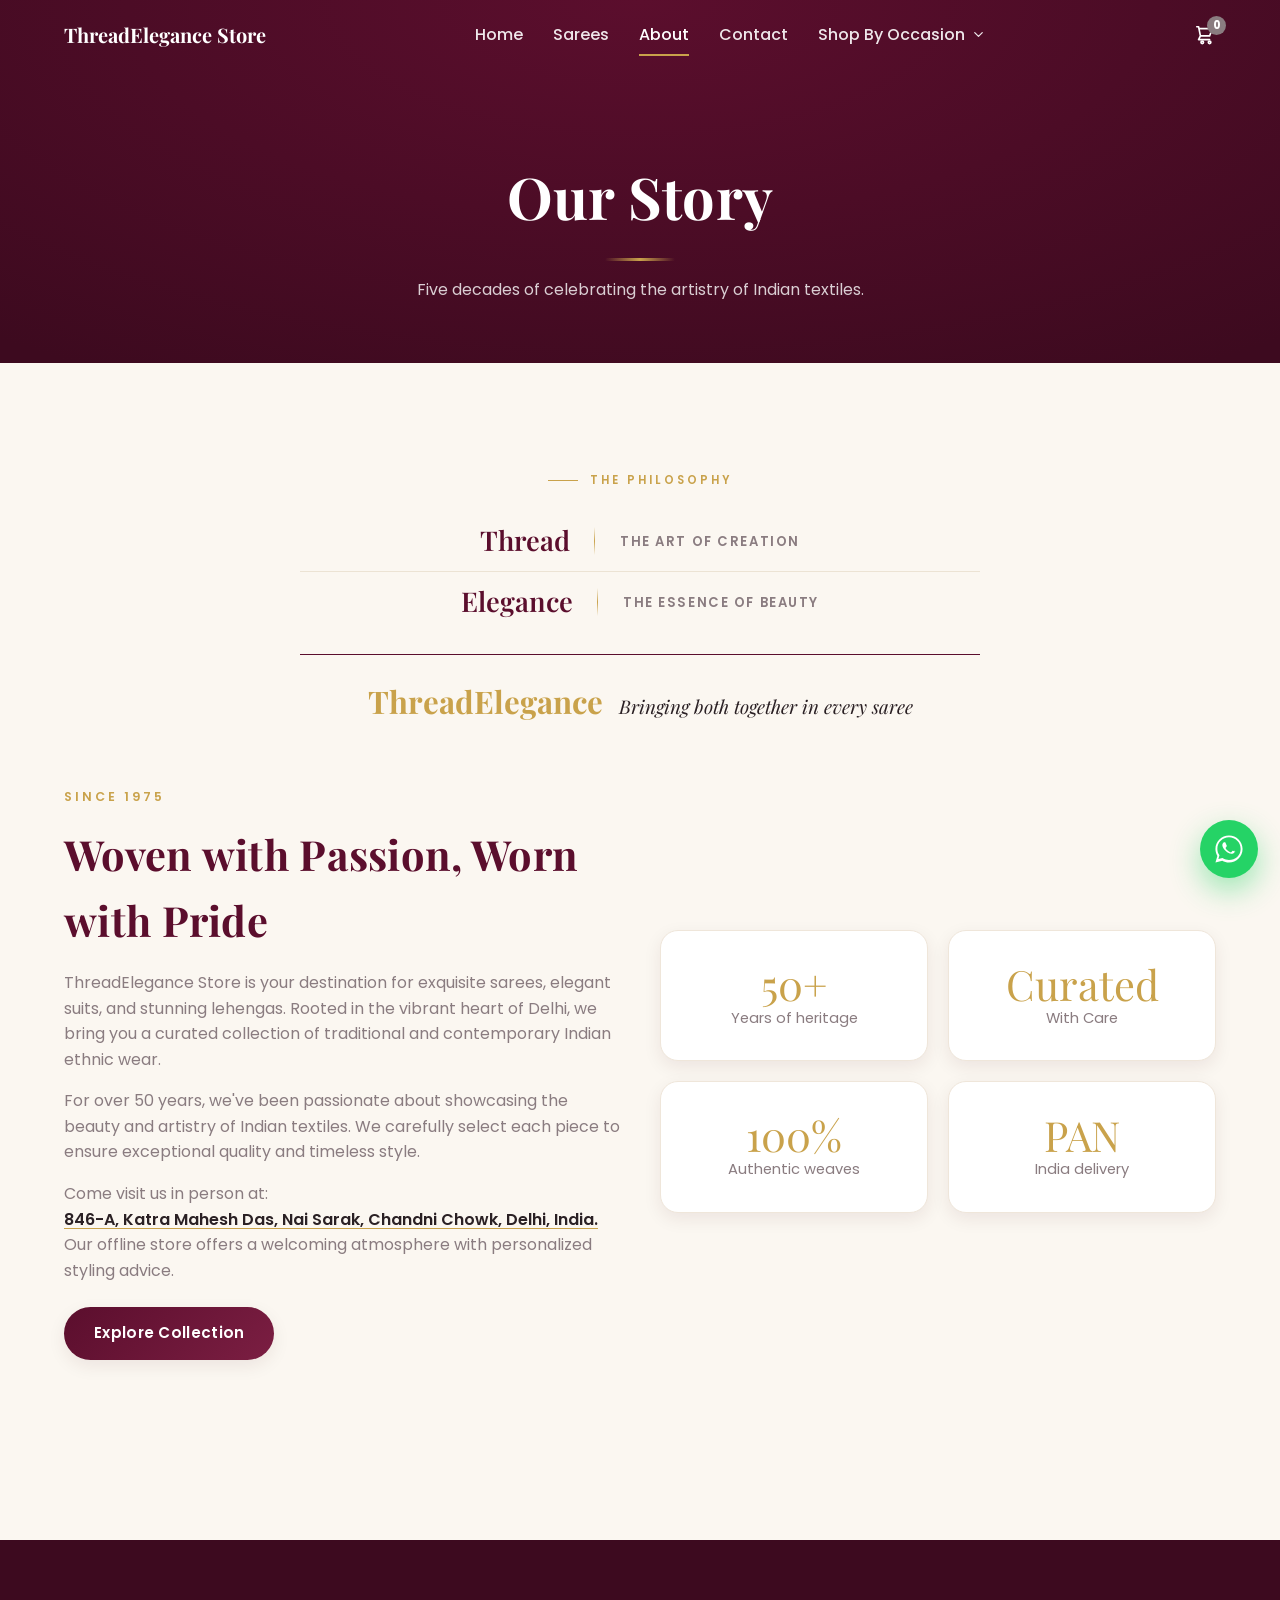
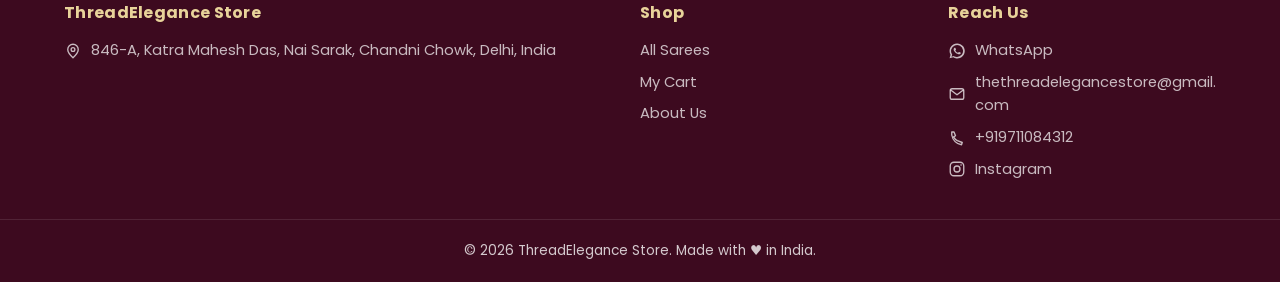
<file: about.html>
<!DOCTYPE html>
<html lang="en">
<head>
  <meta charset="UTF-8" />
  <meta name="viewport" content="width=device-width, initial-scale=1.0" />
  <title>About — ThreadElegance Store</title>
  <meta name="description" content="Five decades of curating exquisite handwoven sarees from Chandni Chowk, Delhi." />
  <link rel="preconnect" href="https://fonts.googleapis.com">
  <link rel="preconnect" href="https://fonts.gstatic.com" crossorigin>
  <link rel="stylesheet" href="https://fonts.googleapis.com/css2?family=Playfair+Display:ital,wght@0,500;0,700;1,600&family=Poppins:wght@300;400;500;600&display=swap" media="print" onload="this.media='all'">
  <noscript><link rel="stylesheet" href="https://fonts.googleapis.com/css2?family=Playfair+Display:ital,wght@0,500;0,700;1,600&family=Poppins:wght@300;400;500;600&display=swap"></noscript>
  <link rel="stylesheet" href="css/styles.css" />
</head>
<body>
  <div class="loader"><div class="ring"></div></div>
  <header data-chrome="header"></header>

  <section class="page-hero">
    <div class="container">
      <h1>Our Story</h1>
      <p>Five decades of celebrating the artistry of Indian textiles.</p>
    </div>
  </section>

  <section class="section">
    <div class="container">
      <div class="brand-creed reveal">
        <span class="creed-eyebrow">The Philosophy</span>
        <ul class="creed-list">
          <li><span class="w">Thread</span><span class="m">The Art of Creation</span></li>
          <li><span class="w">Elegance</span><span class="m">The Essence of Beauty</span></li>
        </ul>
        <p class="creed-sum">
          <span class="w">ThreadElegance</span>
          <span class="m">Bringing both together in every saree</span>
        </p>
      </div>

      <div class="about-grid">
        <div class="reveal">
          <span class="kicker" style="color:var(--gold);letter-spacing:3px;text-transform:uppercase;font-size:.78rem;font-weight:600">Since 1975</span>
          <h2 style="color:var(--wine);font-size:clamp(1.8rem,4vw,2.6rem);margin:12px 0 16px">Woven with Passion, Worn with Pride</h2>
          <p class="muted" style="margin-bottom:16px">ThreadElegance Store is your destination for exquisite sarees, elegant suits, and stunning lehengas. Rooted in the vibrant heart of Delhi, we bring you a curated collection of traditional and contemporary Indian ethnic wear.</p>
          <p class="muted" style="margin-bottom:16px">For over 50 years, we've been passionate about showcasing the beauty and artistry of Indian textiles. We carefully select each piece to ensure exceptional quality and timeless style.</p>
          <p class="muted">Come visit us in person at:<br><a href="https://maps.app.goo.gl/ssD4s1cZA2HSo72E9" target="_blank" rel="noopener" style="color:var(--ink);font-weight:600;text-decoration:underline;text-underline-offset:3px;text-decoration-color:var(--gold)">846-A, Katra Mahesh Das, Nai Sarak, Chandni Chowk, Delhi, India.</a><br>Our offline store offers a welcoming atmosphere with personalized styling advice.</p>
          <a href="products.html" class="btn btn-primary" style="margin-top:24px">Explore Collection</a>
        </div>
        <div class="reveal d1" style="display:grid;grid-template-columns:1fr 1fr;gap:20px">
          <div class="feature"><div class="stat"><div class="num" style="font-family:var(--font-serif);font-size:clamp(1.5rem,6vw,2.6rem);color:var(--gold);line-height:1.1;word-break:break-word">50+</div><p class="muted">Years of heritage</p></div></div>
          <div class="feature"><div class="stat"><div class="num" style="font-family:var(--font-serif);font-size:clamp(1.5rem,6vw,2.6rem);color:var(--gold);line-height:1.1;word-break:break-word">Curated</div><p class="muted">With Care</p></div></div>
          <div class="feature"><div class="stat"><div class="num" style="font-family:var(--font-serif);font-size:clamp(1.5rem,6vw,2.6rem);color:var(--gold);line-height:1.1;word-break:break-word">100%</div><p class="muted">Authentic weaves</p></div></div>
          <div class="feature"><div class="stat"><div class="num" style="font-family:var(--font-serif);font-size:clamp(1.5rem,6vw,2.6rem);color:var(--gold);line-height:1.1;word-break:break-word">PAN</div><p class="muted">India delivery</p></div></div>
        </div>
      </div>
    </div>
  </section>

  <footer class="site-footer" data-chrome="footer"></footer>

  <script src="js/config.js"></script>
  <script src="js/drive.js"></script>
  <script src="js/store.js"></script>
  <script src="js/ui.js"></script>
  <script>renderChrome("about.html");</script>
</body>
</html>
</file>
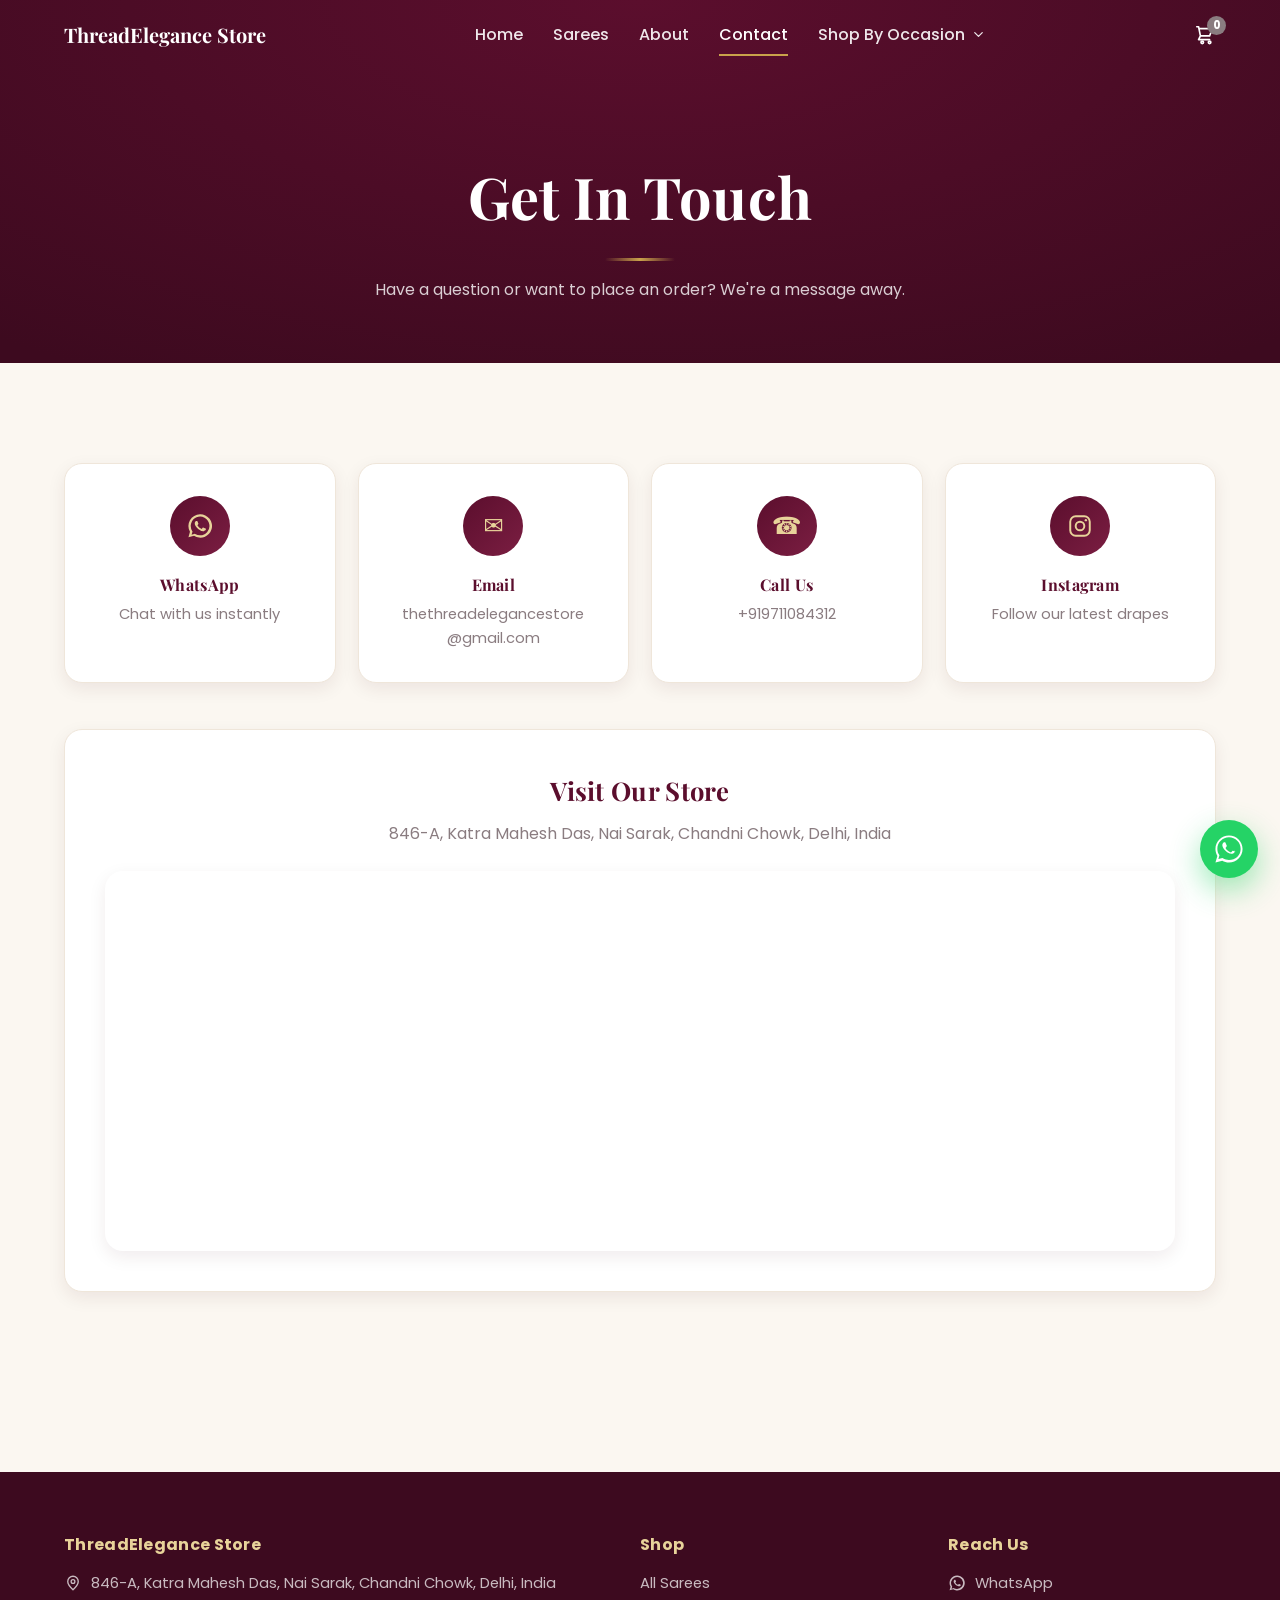
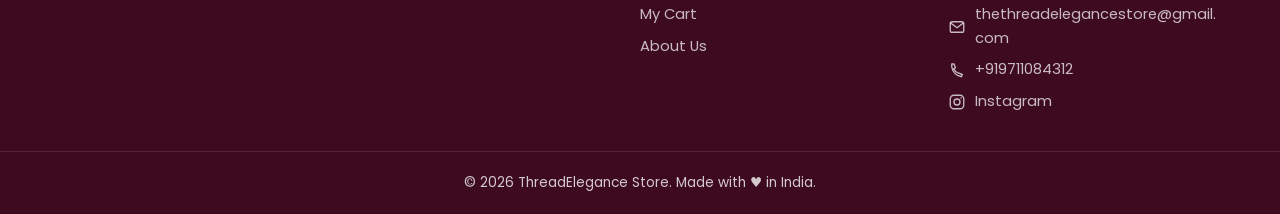
<file: contact.html>
<!DOCTYPE html>
<html lang="en">
<head>
  <meta charset="UTF-8" />
  <meta name="viewport" content="width=device-width, initial-scale=1.0" />
  <title>Contact — ThreadElegance Store</title>
  <meta name="description" content="Reach ThreadElegance Store on WhatsApp, email, or phone, or visit us in Chandni Chowk, Delhi." />
  <link rel="preconnect" href="https://fonts.googleapis.com">
  <link rel="preconnect" href="https://fonts.gstatic.com" crossorigin>
  <link rel="stylesheet" href="https://fonts.googleapis.com/css2?family=Playfair+Display:ital,wght@0,500;0,700;1,600&family=Poppins:wght@300;400;500;600&display=swap" media="print" onload="this.media='all'">
  <noscript><link rel="stylesheet" href="https://fonts.googleapis.com/css2?family=Playfair+Display:ital,wght@0,500;0,700;1,600&family=Poppins:wght@300;400;500;600&display=swap"></noscript>
  <link rel="stylesheet" href="css/styles.css?v=20260706g" />
</head>
<body>
  <div class="loader"><div class="ring"></div></div>
  <header data-chrome="header"></header>

  <section class="page-hero">
    <div class="container">
      <h1>Get In Touch</h1>
      <p>Have a question or want to place an order? We're a message away.</p>
    </div>
  </section>

  <section class="section">
    <div class="container">
      <div class="contact-cards">
        <a class="contact-card reveal" id="wa-card" target="_blank">
          <div class="ic">
            <svg viewBox="0 0 24 24" width="28" height="28" fill="currentColor" aria-hidden="true">
              <path d="M12 2a10 10 0 0 0-8.6 15l-1.3 4.7 4.8-1.3A10 10 0 1 0 12 2zm0 18a8 8 0 0 1-4.1-1.1l-.3-.2-2.8.8.8-2.8-.2-.3A8 8 0 1 1 12 20zm4.5-5.9c-.2-.1-1.4-.7-1.7-.8-.2-.1-.4-.1-.5.1l-.7.9c-.1.2-.3.2-.5.1a6.5 6.5 0 0 1-3.2-2.8c-.1-.2 0-.4.1-.5l.4-.5c.1-.1.1-.3.2-.4 0-.1 0-.3 0-.4l-.7-1.7c-.2-.4-.4-.4-.5-.4h-.5c-.2 0-.4.1-.6.3-.2.2-.8.8-.8 1.9s.8 2.2.9 2.4c.1.1 1.6 2.5 4 3.5.6.3 1 .4 1.4.5.6.2 1.1.2 1.5.1.5-.1 1.4-.6 1.6-1.1.2-.6.2-1 .1-1.1z"/>
            </svg>
          </div>
          <h4 style="color:var(--wine);margin-bottom:6px">WhatsApp</h4>
          <p class="muted">Chat with us instantly</p>
        </a>
        <a class="contact-card reveal d1" id="mail-card">
          <div class="ic">✉</div>
          <h4 style="color:var(--wine);margin-bottom:6px">Email</h4>
          <p class="muted" id="mail-text"></p>
        </a>
        <a class="contact-card reveal d2" id="call-card">
          <div class="ic">☎</div>
          <h4 style="color:var(--wine);margin-bottom:6px">Call Us</h4>
          <p class="muted" id="call-text"></p>
        </a>
        <a class="contact-card reveal d3" id="insta-card" target="_blank" rel="noopener">
          <div class="ic">
            <svg viewBox="0 0 24 24" width="26" height="26" fill="none" stroke="currentColor" stroke-width="1.8" aria-hidden="true">
              <rect x="3" y="3" width="18" height="18" rx="5"/>
              <circle cx="12" cy="12" r="4"/>
              <circle cx="17.4" cy="6.6" r="1.1" fill="currentColor" stroke="none"/>
            </svg>
          </div>
          <h4 style="color:var(--wine);margin-bottom:6px">Instagram</h4>
          <p class="muted">Follow our latest drapes</p>
        </a>
      </div>

      <div class="reveal" style="margin-top:46px;text-align:center;background:#fff;border:1px solid #efe6da;border-radius:var(--radius);padding:40px;box-shadow:var(--shadow-sm)">
        <h2 style="color:var(--wine);font-size:1.6rem;margin-bottom:10px">Visit Our Store</h2>
        <p class="muted"><a href="https://maps.app.goo.gl/ssD4s1cZA2HSo72E9" target="_blank" rel="noopener">846-A, Katra Mahesh Das, Nai Sarak, Chandni Chowk, Delhi, India</a></p>
        <div style="margin-top:24px;border-radius:var(--radius);overflow:hidden;box-shadow:var(--shadow-sm)">
          <iframe
            src="https://www.google.com/maps/embed?pb=!1m18!1m12!1m3!1d3501.1491026063413!2d77.2250903737537!3d28.6552538830516!2m3!1f0!2f0!3f0!3m2!1i1024!2i768!4f13.1!3m3!1m2!1s0x390cfdc2f7de694b%3A0xa9d851ee19fac07b!2sGarhwal%20Creations!5e0!3m2!1sen!2sin!4v1780371293867!5m2!1sen!2sin"
            width="100%" height="380" style="border:0;display:block" allowfullscreen=""
            loading="lazy" referrerpolicy="no-referrer-when-downgrade"
            title="ThreadElegance Store location"></iframe>
        </div>
      </div>
    </div>
  </section>

  <footer class="site-footer" data-chrome="footer"></footer>

  <script src="js/config.js"></script>
  <script src="js/drive.js"></script>
  <script src="js/store.js"></script>
  <script src="js/ui.js"></script>
  <script>
    renderChrome("contact.html");
    const c = window.STORE_CONFIG;
    document.getElementById("wa-card").href = `https://wa.me/${c.whatsappNumber}`;
    const mail = document.getElementById("mail-card");
    mail.href = `mailto:${c.email}`;
    // Allow a clean line break before "@" (name on one line, @domain on the next)
    // instead of an ugly mid-word split like "...@g / mail.com".
    const safeEmail = c.email.replace(/[&<>"]/g, (ch) =>
      ({ "&": "&amp;", "<": "&lt;", ">": "&gt;", '"': "&quot;" }[ch]));
    document.getElementById("mail-text").innerHTML = safeEmail.replace("@", "<wbr>@");
    const call = document.getElementById("call-card");
    call.href = `tel:${c.phone}`; document.getElementById("call-text").textContent = c.phone;
    const insta = document.getElementById("insta-card");
    if (c.instagram) insta.href = c.instagram; else insta.style.display = "none";
  </script>
</body>
</html>
</file>
<file: css/styles.css>
/* =====================================================================
   ThreadElegance Store — global stylesheet
   Luxury saree storefront: ivory + wine + gold, glassmorphism, 3D.
   ===================================================================== */

:root {
  --wine: #5b0e2d;
  --wine-deep: #3d0a1f;
  --wine-soft: #7b1e42;
  --gold: #c9a24b;
  --gold-light: #e8d39a;
  --ivory: #fbf7f1;
  --ivory-2: #f3ebe0;
  --ink: #2a2024;
  --muted: #8a7c80;
  --white: #ffffff;
  --radius: 18px;
  --shadow-sm: 0 6px 18px rgba(61, 10, 31, .08);
  --shadow-md: 0 18px 50px rgba(61, 10, 31, .16);
  --shadow-lg: 0 30px 80px rgba(61, 10, 31, .26);
  --ease: cubic-bezier(.22, 1, .36, 1);
  --font-serif: "Playfair Display", Georgia, serif;
  --font-sans: "Poppins", "Segoe UI", system-ui, sans-serif;
  --nav-h: 74px;
}

* { box-sizing: border-box; margin: 0; padding: 0; }
/* overscroll-behavior: none stops the mobile rubber-band/bounce that would
   otherwise drag the fixed navbar (and other fixed elements) up/down on a
   hard scroll past the top or bottom of the page. */
html { scroll-behavior: smooth; overflow-x: clip; overscroll-behavior: none; }
body {
  font-family: var(--font-sans);
  color: var(--ink);
  background: var(--ivory);
  line-height: 1.6;
  max-width: 100%;
  overflow-x: clip;
  overscroll-behavior: none;
  overflow-wrap: break-word;   /* long tokens (emails, URLs) never overflow */
  word-break: break-word;
}
h1, h2, h3, h4, .serif { font-family: var(--font-serif); font-weight: 700; letter-spacing: .3px; }
a { color: inherit; text-decoration: none; }
img { display: block; max-width: 100%; }
section { position: relative; }

.container { max-width: 1200px; margin: 0 auto; padding: 0 24px; }
.muted { color: var(--muted); }
.gold-text { color: var(--gold); }
.center { text-align: center; }

/* ---------- buttons ---------- */
.btn {
  display: inline-flex; align-items: center; gap: 10px;
  padding: 14px 30px; border-radius: 999px; border: none; cursor: pointer;
  font-family: var(--font-sans); font-weight: 600; font-size: .95rem;
  letter-spacing: .3px; transition: transform .35s var(--ease), box-shadow .35s var(--ease), background .35s;
  position: relative; overflow: hidden;
  touch-action: manipulation; -webkit-tap-highlight-color: transparent;
}
.btn-primary { background: linear-gradient(135deg, var(--wine), var(--wine-soft)); color: #fff; box-shadow: var(--shadow-sm); }
.btn-gold { background: linear-gradient(135deg, var(--gold), #b8862f); color: #2a1a05; box-shadow: 0 10px 24px rgba(201,162,75,.4); }
.btn-ghost { background: rgba(255,255,255,.12); color: #fff; border: 1.5px solid rgba(255,255,255,.55); backdrop-filter: blur(6px); }
.btn-outline { background: transparent; color: var(--wine); border: 1.6px solid var(--wine); }
/* Hover lift is only applied on devices that truly support hover, so a single
   tap on a touch screen activates the link/button immediately (no "first tap
   just changes the look, second tap opens it" behaviour). */
@media (hover: hover) {
  .btn-primary:hover { transform: translateY(-3px); box-shadow: 0 22px 40px rgba(91,14,45,.35); }
  .btn-gold:hover { transform: translateY(-3px); box-shadow: 0 22px 44px rgba(201,162,75,.55); }
  .btn-ghost:hover { background: rgba(255,255,255,.22); transform: translateY(-3px); }
  .btn-outline:hover { background: var(--wine); color: #fff; }
}

/* ---------- navbar ---------- */
.navbar { position: fixed; inset: 0 0 auto 0; z-index: 100; transition: all .4s var(--ease); }
.nav-inner {
  max-width: 1200px; margin: 0 auto; padding: 18px 24px;
  display: flex; align-items: center; justify-content: space-between;
}
.navbar.scrolled { background: rgba(251,247,241,.82); backdrop-filter: blur(14px); box-shadow: var(--shadow-sm); }
.navbar.scrolled .nav-inner { padding: 12px 24px; }
.brand { display: flex; align-items: center; gap: 12px; }
.brand-mark {
  width: 42px; height: 42px; border-radius: 12px; display: grid; place-items: center;
  background: linear-gradient(135deg, var(--wine), var(--wine-soft)); color: var(--gold-light);
  font-family: var(--font-serif); font-weight: 700; box-shadow: var(--shadow-sm);
}
.brand-text { font-family: var(--font-serif); font-size: 1.25rem; font-weight: 700; color: var(--wine); white-space: nowrap; }
/* When transparent over the dark hero, the always-visible bar items go light */
.navbar:not(.scrolled) .brand-text { color: #fff; }
.navbar:not(.scrolled) .nav-cart { color: #fff; }
.navbar:not(.scrolled) .nav-toggle span { background: #fff; }
.nav-right { display: flex; align-items: center; gap: 18px; }
.nav-links { display: flex; align-items: center; gap: 30px; }
.nav-link { font-weight: 500; position: relative; padding: 4px 0; transition: color .3s; }
.nav-link::after {
  content: ""; position: absolute; left: 0; bottom: -4px; height: 2px; width: 0;
  background: var(--gold); transition: width .35s var(--ease);
}
.nav-link.active::after { width: 100%; }
.nav-link.active { color: var(--wine); }
@media (hover: hover) {
  .nav-link:hover::after { width: 100%; }
  .nav-link:hover { color: var(--wine); }
}
/* Desktop only: nav links sit inline on the transparent bar over the hero */
@media (min-width: 861px) {
  .navbar:not(.scrolled) .nav-link { color: rgba(255,255,255,.9); }
  .navbar:not(.scrolled) .nav-link:hover,
  .navbar:not(.scrolled) .nav-link.active { color: #fff; }
}
/* ---- Home page navbar: brand lives in the hero image, so hide it; the bar is
   solid with dark links (the photo sits below the bar, not behind it). ---- */
body.home .brand { display: none; }
/* Once the visitor scrolls past the hero (where the logo is baked into the
   image), reveal the "ThreadElegance Store" wordmark in the bar like the other
   pages — on mobile and desktop alike. */
body.home .navbar.scrolled .brand { display: flex; }
body.home .navbar.scrolled .nav-inner { justify-content: space-between; }
body.home .navbar { background: rgba(251,247,241,.92); backdrop-filter: blur(14px);
  -webkit-backdrop-filter: blur(14px); box-shadow: var(--shadow-sm); }
/* Home: light frosted-glass transparent bar over the hero photo (all screens),
   so the image shows through clearly. Turns solid on scroll. */
body.home .navbar:not(.scrolled) { background: rgba(251, 247, 241, .18);
  backdrop-filter: blur(1px) saturate(115%);
  -webkit-backdrop-filter: blur(1px) saturate(115%);
  box-shadow: none; border-bottom: 1px solid rgba(255, 255, 255, .18); }
body.home .navbar:not(.scrolled) .nav-cart { color: var(--wine); }
body.home .navbar:not(.scrolled) .nav-toggle span { background: var(--wine); }
@media (min-width: 861px) {
  body.home .navbar:not(.scrolled) .nav-link,
  body.home .navbar:not(.scrolled) .nav-cart { color: #fff;
    text-shadow: 0 1px 10px rgba(0, 0, 0, .35); }
  body.home .navbar:not(.scrolled) .nav-link:hover,
  body.home .navbar:not(.scrolled) .nav-link.active { color: #fff; }
}
@media (max-width: 860px) {
  body.home .nav-inner { justify-content: flex-end; }
  /* Fully clear home navbar over the hero on mobile: no blur, tint or border. */
  body.home .navbar:not(.scrolled) { background: transparent; backdrop-filter: none;
    -webkit-backdrop-filter: none; border-bottom: none; box-shadow: none; }
  /* White cart + menu icons for legibility over the hero image. */
  body.home .navbar:not(.scrolled) .nav-cart { color: #fff;
    text-shadow: 0 1px 8px rgba(0, 0, 0, .4); }
  body.home .navbar:not(.scrolled) .nav-toggle span { background: #fff; }
}

.nav-cart { position: relative; display: grid; place-items: center; color: var(--wine); }
.cart-badge {
  position: absolute; top: -8px; right: -10px; min-width: 19px; height: 19px; padding: 0 5px;
  display: grid; place-items: center; background: var(--gold); color: #2a1a05;
  font-size: .72rem; font-weight: 700; border-radius: 999px;
}
.cart-badge.is-empty { background: var(--muted); color: #fff; }
.cart-bump { animation: bump .4s var(--ease); }
@keyframes bump { 0%{transform:scale(1)} 40%{transform:scale(1.35)} 100%{transform:scale(1)} }
.nav-toggle { display: none; flex-direction: column; gap: 5px; background: none; border: none; cursor: pointer; padding: 4px; }
.nav-toggle span { width: 26px; height: 2.5px; background: var(--wine); border-radius: 2px; transition: .3s var(--ease); transform-origin: center; }
.nav-toggle.is-open span:nth-child(1) { transform: translateY(7.5px) rotate(45deg); }
.nav-toggle.is-open span:nth-child(2) { opacity: 0; }
.nav-toggle.is-open span:nth-child(3) { transform: translateY(-7.5px) rotate(-45deg); }

@media (max-width: 860px) {
  .nav-toggle { display: flex; }
  .nav-links {
    position: absolute; top: 100%; left: 0; right: 0; flex-direction: column; align-items: flex-start; gap: 4px;
    background: rgba(251,247,241,.98); backdrop-filter: blur(14px); padding: 18px 24px 24px;
    box-shadow: var(--shadow-md); transform: translateY(-12px); opacity: 0; pointer-events: none;
    transition: .35s var(--ease); max-height: calc(100vh - 64px); overflow-y: auto;
  }
  .nav-links.open { transform: translateY(0); opacity: 1; pointer-events: auto; }
  .nav-links .nav-link { width: 100%; padding: 12px 0; font-size: 1.05rem; border-bottom: 1px solid rgba(91,14,45,.08); }
  .nav-links .nav-link::after { display: none; }
}
@media (max-width: 420px) {
  .brand-text { font-size: 1.05rem; }
  .brand-mark { width: 36px; height: 36px; }
}

/* ---------- navbar: Shop By Occasion dropdown ---------- */
.nav-dropdown { position: relative; display: inline-flex; align-items: center; }
.nav-dropdown-toggle { display: inline-flex; align-items: center; gap: 6px; background: none; border: none;
  cursor: pointer; font-family: var(--font-sans); font-size: inherit; line-height: inherit; color: inherit; }
.nav-dropdown-toggle .nd-chevron { transition: transform .25s var(--ease); }
.nav-dropdown.open .nav-dropdown-toggle .nd-chevron { transform: rotate(180deg); }
.nav-dropdown-menu { position: absolute; top: calc(100% + 16px); left: 50%; min-width: 200px;
  background: #fff; border: 1px solid #ecdfcb; border-radius: 14px; box-shadow: var(--shadow-lg); padding: 8px;
  opacity: 0; visibility: hidden; pointer-events: none; transform: translateX(-50%) translateY(-8px);
  transition: opacity .25s var(--ease), transform .25s var(--ease), visibility .25s; z-index: 60; }
.nav-dropdown.open .nav-dropdown-menu { opacity: 1; visibility: visible; pointer-events: auto;
  transform: translateX(-50%) translateY(0); }
.nav-dropdown-link { display: block; padding: 10px 14px; border-radius: 9px; color: var(--ink) !important;
  font-weight: 500; font-size: .95rem; white-space: nowrap; transition: background .2s var(--ease), color .2s var(--ease); }
.nav-dropdown-link::after { display: none; }
@media (hover: hover) {
  .nav-dropdown-link:hover { background: var(--ivory-2); color: var(--wine) !important; }
}
@media (min-width: 861px) {
  /* Hover reveals the menu on desktop (click still works too). */
  .nav-dropdown:hover .nav-dropdown-menu { opacity: 1; visibility: visible; pointer-events: auto;
    transform: translateX(-50%) translateY(0); }
  .nav-dropdown:hover .nav-dropdown-toggle .nd-chevron { transform: rotate(180deg); }
  /* Invisible bridge across the gap between the toggle and the menu so moving the
     cursor down to the options doesn't drop :hover and close the dropdown. */
  .nav-dropdown-menu::before { content: ""; position: absolute; left: 0; right: 0; top: -20px; height: 20px; }
}
@media (max-width: 860px) {
  .nav-dropdown { width: 100%; flex-direction: column; align-items: stretch; }
  .nav-dropdown-toggle { width: 100%; justify-content: space-between; padding: 12px 0; font-size: 1.05rem;
    border-bottom: 1px solid rgba(91,14,45,.08); }
  .nav-dropdown-menu { position: static; transform: none; min-width: 0; width: 100%; opacity: 1; visibility: visible;
    box-shadow: none; border: none; border-radius: 0; padding: 0; max-height: 0; overflow: hidden;
    transition: max-height .3s var(--ease); }
  .nav-dropdown.open .nav-dropdown-menu { transform: none; max-height: 340px; }
  .nav-dropdown-link { padding: 11px 0 11px 18px; }
}

/* ---------- home page: Shop By Occasion button ---------- */
.home-shop-actions { display: inline-flex; align-items: center; justify-content: center; gap: 16px; flex-wrap: wrap; }
.occasion-dropdown { position: relative; display: inline-flex; }
.occasion-dropdown-toggle { gap: 8px; }
.occasion-dropdown-toggle .od-chevron { transition: transform .25s var(--ease); }
.occasion-dropdown.open .occasion-dropdown-toggle .od-chevron { transform: rotate(180deg); }
.occasion-dropdown-menu { position: absolute; top: calc(100% + 12px); left: 50%; min-width: 210px;
  background: #fff; border: 1px solid #ecdfcb; border-radius: 14px; box-shadow: var(--shadow-lg); padding: 8px;
  opacity: 0; visibility: hidden; pointer-events: none; transform: translateX(-50%) translateY(-8px);
  transition: opacity .25s var(--ease), transform .25s var(--ease), visibility .25s; z-index: 50; }
.occasion-dropdown.open .occasion-dropdown-menu { opacity: 1; visibility: visible; pointer-events: auto;
  transform: translateX(-50%) translateY(0); }
.occasion-dropdown-menu a { display: block; padding: 11px 16px; border-radius: 9px; color: var(--ink);
  font-weight: 500; font-size: .95rem; text-align: left; transition: background .2s var(--ease), color .2s var(--ease); }
@media (hover: hover) {
  .occasion-dropdown-menu a:hover { background: var(--ivory-2); color: var(--wine); }
}
@media (min-width: 861px) {
  /* Hover opens the menu on desktop (click still works too). */
  .occasion-dropdown:hover .occasion-dropdown-menu { opacity: 1; visibility: visible; pointer-events: auto;
    transform: translateX(-50%) translateY(0); }
  .occasion-dropdown:hover .occasion-dropdown-toggle .od-chevron { transform: rotate(180deg); }
  /* Invisible bridge across the gap so moving the cursor down keeps it open. */
  .occasion-dropdown-menu::before { content: ""; position: absolute; left: 0; right: 0; top: -16px; height: 16px; }
}

/* ---------- hero ---------- */
.hero { position: relative; min-height: 100vh; min-height: 100svh; display: grid; place-items: center; overflow: hidden;
  background: radial-gradient(120% 120% at 70% 10%, #2d0716 0%, #5b0e2d 45%, #3d0a1f 100%); color: #fff; }
/* ---------- hero art ---------- */
.hero-art { position: absolute; inset: 0; z-index: 1; pointer-events: none; }
.hero-art svg { width: 100%; height: 100%; display: block; }

/* ---------- photo hero (home page) ----------
   The 16:9 image always spans the FULL width (edge-to-edge, no side margins).
   Because it matches a 16:9 screen, full-width is also full-height there, so it
   fills the screen with no scroll; the navbar floats over its top edge. The
   button is anchored as a % of the image so it tracks the baked-in text. */
.hero--photo { position: relative; display: block; min-height: 0; overflow: hidden; color: inherit;
  background: var(--ivory, #fbf7f1); padding-top: 0; }
.hero--photo .hero-media { position: relative; display: block; width: 100%; line-height: 0; }
.hero--photo .hero-photo { display: block; width: 100%; height: auto; }
/* The photo starts at the very top on all screens; the navbar floats over it. */

/* Premium beige "Shop Collection" button. It is anchored as a % of the image
   and sized with `max(px, vw)` so it scales PROPORTIONALLY with the photo on
   large screens (never tiny) while staying readable/tappable on small ones. */
.hero--photo .hero-shop { position: absolute; left: 22%; top: 70%; transform: translateX(-50%);
  line-height: normal;
  padding: max(6px, .5vw) max(15px, 1.6vw);
  font-size: max(9px, .8vw); font-weight: 600; text-transform: uppercase;
  letter-spacing: max(1.2px, .18vw); color: #41331c; white-space: nowrap;
  background: rgba(214, 196, 162, .85); border: 1px solid rgba(255, 255, 255, .65);
  border-radius: max(6px, .45vw); backdrop-filter: blur(2px); -webkit-backdrop-filter: blur(2px);
  box-shadow: 0 6px 18px rgba(70, 50, 20, .26); }
@media (hover: hover) {
  .hero--photo .hero-shop:hover { transform: translateX(-50%) translateY(-2px);
    background: rgba(224, 208, 178, .96); box-shadow: 0 13px 30px rgba(70, 50, 20, .34); }
}
.hero--photo .hero-shop:active { transform: translateX(-50%); }
/* Mobile: dedicated 9:16 portrait image that fully covers the screen on load,
   with the button centred just above the baked "Timeless Designs" badge. */
@media (max-width: 860px) {
  .hero--photo .hero-media { height: 100vh; height: 100svh; }
  .hero--photo .hero-photo { height: 100%; object-fit: cover; object-position: center; }
  .hero--photo .hero-shop { left: 50%; top: auto; bottom: 9%; transform: translateX(-50%);
    padding: 9px 20px; font-size: 11px; letter-spacing: 1.6px; border-radius: 7px;
    box-shadow: 0 6px 16px rgba(70, 50, 20, .3); }
  .hero--photo .hero-shop:active { transform: translateX(-50%); }
}

.hero-art .aura { animation: auraPulse 9s ease-in-out infinite; transform-box: fill-box; transform-origin: center; }

.pallu-layer { transform-box: fill-box; transform-origin: 85% 25%; animation: palluSway 13s ease-in-out infinite; }
.hero-art .rb { transform-box: fill-box; transform-origin: 80% 30%; }
.hero-art .rb1 { animation: ribbonFlow 12s ease-in-out infinite; }
.hero-art .rb2 { animation: ribbonFlow 9.5s ease-in-out infinite .6s reverse; }
.hero-art .rb3, .hero-art .zari { transform-box: fill-box; transform-origin: 75% 35%; animation: ribbonFlow 8s ease-in-out infinite 1s; }

.figure-layer { transform-box: fill-box; transform-origin: 82% 100%; animation: figureBreathe 10s ease-in-out infinite; }
.hero-art .shoulder-pallu { transform-box: fill-box; transform-origin: 86% 18%; animation: ribbonFlow 9.5s ease-in-out infinite .6s reverse; }
.hero-art .rim-light { animation: rimShimmer 6s ease-in-out infinite; }

.hero-art .dust circle { transform-box: fill-box; transform-origin: center; opacity: 0; animation: dustFloat 8s ease-in-out infinite; }
.hero-art .dust circle:nth-child(2) { animation-duration: 9.5s; animation-delay: 1.2s; }
.hero-art .dust circle:nth-child(3) { animation-duration: 7s;   animation-delay: 2.4s; }
.hero-art .dust circle:nth-child(4) { animation-duration: 10s;  animation-delay: .6s; }
.hero-art .dust circle:nth-child(5) { animation-duration: 8.5s; animation-delay: 3s; }
.hero-art .dust circle:nth-child(6) { animation-duration: 9s;   animation-delay: 1.8s; }
.hero-art .dust circle:nth-child(7) { animation-duration: 7.5s; animation-delay: 4s; }
.hero-art .dust circle:nth-child(8) { animation-duration: 11s;  animation-delay: 2s; }

@keyframes palluSway {
  0%, 100% { transform: translate3d(0, 0, 0) rotate(0deg); }
  50%      { transform: translate3d(-14px, 10px, 0) rotate(-.7deg); }
}
@keyframes ribbonFlow {
  0%, 100% { transform: translate3d(0, 0, 0) skewY(0deg) scaleY(1); }
  50%      { transform: translate3d(-18px, 12px, 0) skewY(-1.4deg) scaleY(1.035); }
}
@keyframes figureBreathe {
  0%, 100% { transform: translateY(0) rotate(0deg); }
  50%      { transform: translateY(-6px) rotate(.25deg); }
}
@keyframes rimShimmer {
  0%, 100% { opacity: .55; }
  50%      { opacity: 1; }
}
@keyframes auraPulse {
  0%, 100% { opacity: .8; transform: scale(1); }
  50%      { opacity: 1; transform: scale(1.06); }
}
@keyframes dustFloat {
  0%   { opacity: 0; transform: translateY(14px); }
  25%  { opacity: .8; }
  70%  { opacity: .5; }
  100% { opacity: 0; transform: translateY(-46px); }
}

.hero-overlay { position: absolute; inset: 0; z-index: 1; pointer-events: none; background:
  radial-gradient(58% 56% at 46% 52%, rgba(26,5,15,.55), transparent 72%),
  radial-gradient(70% 60% at 50% 86%, rgba(0,0,0,.5), transparent 72%),
  linear-gradient(90deg, rgba(26,5,15,.35) 0%, transparent 42%); }

.hero-content { position: relative; z-index: 2; text-align: center; padding: 120px 24px; width: 100%; max-width: 880px; }
.hero-kicker { display: inline-block; letter-spacing: 4px; text-transform: uppercase; font-size: .8rem;
  color: var(--gold-light); margin-bottom: 18px; opacity: 0; animation: rise .9s var(--ease) .2s forwards; }
.hero h1 { font-size: clamp(2.6rem, 7vw, 5.4rem); line-height: 1.05; margin-bottom: 22px;
  opacity: 0; animation: rise 1s var(--ease) .35s forwards; }
.hero h1 .em { background: linear-gradient(90deg, var(--gold-light), var(--gold)); -webkit-background-clip: text;
  background-clip: text; color: transparent; font-style: italic; }
.hero p { font-size: clamp(1rem, 2.2vw, 1.25rem); color: rgba(255,255,255,.82); max-width: 600px; margin: 0 auto 36px;
  opacity: 0; animation: rise 1s var(--ease) .5s forwards; }
.hero-cta { display: flex; gap: 16px; justify-content: center; flex-wrap: wrap;
  opacity: 0; animation: rise 1s var(--ease) .65s forwards; }
.scroll-hint { position: absolute; bottom: 26px; left: 50%; transform: translateX(-50%); z-index: 2;
  color: rgba(255,255,255,.7); font-size: .75rem; letter-spacing: 2px; text-transform: uppercase; }
.scroll-hint span { display: block; width: 1px; height: 40px; margin: 10px auto 0;
  background: linear-gradient(var(--gold), transparent); animation: scrollLine 1.8s infinite; }
@keyframes scrollLine { 0%{transform:scaleY(0);transform-origin:top} 50%{transform:scaleY(1);transform-origin:top} 50.1%{transform-origin:bottom} 100%{transform:scaleY(0);transform-origin:bottom} }
@keyframes rise { from{opacity:0;transform:translateY(28px)} to{opacity:1;transform:translateY(0)} }

/* ---------- section heading ---------- */
.section { padding: 100px 0; }
.section-head { text-align: center; max-width: 640px; margin: 0 auto 56px; }
.section-head .kicker { letter-spacing: 3px; text-transform: uppercase; color: var(--gold); font-size: .78rem; font-weight: 600; }
.section-head h2 { font-size: clamp(2rem, 4.5vw, 3.1rem); margin: 12px 0 14px; color: var(--wine); }
.section-head h2::after { content: ""; display: block; width: 64px; height: 3px; margin: 14px auto 0; border-radius: 3px;
  background: linear-gradient(90deg, transparent, var(--gold), transparent); }
.section-head p { color: var(--muted); }

/* ---------- feature strip ---------- */
.features { display: grid; grid-template-columns: repeat(auto-fit, minmax(min(100%, 220px),1fr)); gap: 22px; }
.feature { background: #fff; border-radius: var(--radius); padding: 30px 26px; box-shadow: var(--shadow-sm);
  border: 1px solid #efe6da; transition: transform .4s var(--ease), box-shadow .4s var(--ease); }
@media (hover: hover) {
  .feature:hover { transform: translateY(-8px); box-shadow: var(--shadow-md); }
}
.feature .ic { width: 54px; height: 54px; border-radius: 14px; display: grid; place-items: center; margin-bottom: 16px;
  background: linear-gradient(135deg, var(--ivory-2), #fff); color: var(--wine); font-size: 1.4rem; box-shadow: var(--shadow-sm); }
.feature h4 { color: var(--wine); margin-bottom: 8px; font-family: var(--font-sans); font-weight: 600; }
.feature p { color: var(--muted); font-size: .92rem; }

/* ---------- filter bar (dropdown) ---------- */
.products-section { padding-top: 60px; }
.filters { position: relative; background: #fff; border: 1px solid #efe6da; border-radius: var(--radius);
  padding: 16px 24px; box-shadow: var(--shadow-sm); margin-bottom: 40px; }
.filters-head { display: flex; flex-wrap: wrap; align-items: center; gap: 12px 14px; justify-content: flex-end; }
.filter-toggle { display: inline-flex; align-items: center; gap: 10px; cursor: pointer; border: none;
  background: var(--wine); color: #fff; border-radius: 999px; padding: 11px 22px; font-family: var(--font-sans);
  font-weight: 600; font-size: 1rem; transition: background .25s var(--ease), transform .15s var(--ease); }
@media (hover: hover) { .filter-toggle:hover { background: var(--wine-deep); } }
.filter-toggle:active { transform: scale(.98); }
.filter-toggle > svg:first-child { color: var(--gold-light); }
.filter-toggle .ft-chevron { transition: transform .25s var(--ease); margin-left: 2px; }
.filter-toggle[aria-expanded="true"] .ft-chevron { transform: rotate(180deg); }

/* Sort stays compact on the right of the top row. */
.filters select { flex: 0 0 auto; max-width: 152px; }
/* selected filters sit between the Filter button and the Sort dropdown */
.filter-active { flex: 0 1 auto; display: flex; flex-wrap: wrap; align-items: center; gap: 8px; margin: 0; }
.filter-active:empty { display: none; }
.active-chip { display: inline-flex; align-items: center; gap: 7px; padding: 6px 7px 6px 13px; border-radius: 999px;
  background: var(--ivory-2); border: 1px solid #ecdfcb; color: var(--wine); font-size: .82rem; font-weight: 600;
  white-space: nowrap; }
.active-chip .dot { width: 11px; height: 11px; border-radius: 50%; box-shadow: inset 0 0 0 1px rgba(0,0,0,.12); }
.active-chip .x { display: inline-grid; place-items: center; width: 18px; height: 18px; border-radius: 50%;
  border: none; background: rgba(91,14,45,.1); color: var(--wine); font-size: .95rem; line-height: 1; cursor: pointer;
  transition: background .2s var(--ease), color .2s var(--ease); }
@media (hover: hover) { .active-chip .x:hover { background: var(--wine); color: #fff; } }

/* dropdown menu of filter categories */
.filter-menu { position: absolute; z-index: 40; top: calc(100% - 8px); left: 24px;
  width: min(360px, calc(100% - 48px)); background: #fff; border: 1px solid #ecdfcb; border-radius: 16px;
  box-shadow: var(--shadow-lg); padding: 8px; animation: fmOpen .2s var(--ease); }
.filter-menu[hidden] { display: none; }
@keyframes fmOpen { from { opacity: 0; transform: translateY(-8px); } to { opacity: 1; transform: none; } }
.filter-group { border-radius: 12px; }
.filter-group[hidden] { display: none; }
.filter-group + .filter-group { border-top: 1px solid #f2eadd; }
.filter-group-head { width: 100%; display: flex; align-items: center; gap: 10px; cursor: pointer; border: none;
  background: none; padding: 14px 12px; font-family: var(--font-sans); font-size: .98rem; font-weight: 600;
  color: var(--wine); text-align: left; border-radius: 10px; transition: background .2s var(--ease); }
@media (hover: hover) { .filter-group-head:hover { background: var(--ivory-2); } }
.fg-label { flex: 0 0 auto; }
.fg-current { margin-left: auto; color: var(--muted); font-weight: 500; font-size: .85rem; max-width: 48%;
  overflow: hidden; text-overflow: ellipsis; white-space: nowrap; text-align: right; }
.fg-chevron { flex: 0 0 auto; color: #b9a98c; transition: transform .25s var(--ease); }
.filter-group.open .fg-chevron { transform: rotate(180deg); }
.filter-group-body { max-height: 0; overflow: hidden; transition: max-height .3s var(--ease); }
.filter-group.open .filter-group-body { max-height: 56vh; overflow-y: auto; }
.filter-group-body > * { padding: 2px 12px 16px; }
.color-chips { display: flex; flex-wrap: wrap; gap: 10px; }

/* price-range (dual-thumb) slider — only shown when prices are enabled */
.price-filter { width: 100%; }
.range { position: relative; height: 34px; }
.range-track { position: absolute; top: 50%; left: 0; right: 0; height: 5px; transform: translateY(-50%);
  background: #ece1d0; border-radius: 999px; }
.range-fill { position: absolute; top: 0; bottom: 0; left: 0; right: 0;
  background: linear-gradient(90deg, var(--gold), var(--wine)); border-radius: 999px; }
.range input[type="range"] { position: absolute; top: 0; left: 0; width: 100%; height: 34px; margin: 0;
  -webkit-appearance: none; appearance: none; background: none; pointer-events: none; }
.range input[type="range"]::-webkit-slider-thumb { -webkit-appearance: none; appearance: none; pointer-events: auto;
  width: 20px; height: 20px; border-radius: 50%; background: var(--wine); border: 3px solid #fff;
  box-shadow: 0 2px 7px rgba(43,32,36,.35); cursor: pointer; }
.range input[type="range"]::-moz-range-thumb { pointer-events: auto; width: 20px; height: 20px; border-radius: 50%;
  background: var(--wine); border: 3px solid #fff; box-shadow: 0 2px 7px rgba(43,32,36,.35); cursor: pointer; }
.range input[type="range"]::-moz-range-track { background: none; }
.range-vals { display: flex; justify-content: space-between; margin-top: 6px; font-weight: 600;
  color: var(--wine); font-size: .9rem; }
.chip { display: inline-flex; align-items: center; gap: 8px; padding: 8px 16px; border-radius: 999px;
  border: 1.5px solid #e6dccd; background: #fff; cursor: pointer; font-size: .88rem; font-weight: 500;
  transition: all .25s var(--ease); }
.chip .dot { width: 14px; height: 14px; border-radius: 50%; box-shadow: inset 0 0 0 1px rgba(0,0,0,.12); }
@media (hover: hover) { .chip:hover { transform: translateY(-2px); border-color: var(--gold); } }
.chip.active { background: var(--wine); color: #fff; border-color: var(--wine); }
.filters select { padding: 9px 14px; border-radius: 10px; border: 1.5px solid #e6dccd; background: #fff;
  font-family: var(--font-sans); color: var(--ink); font-size: 16px; }

/* ---------- products layout: sarees (left) + filter box (right) ---------- */
.products-layout { display: flex; flex-direction: column; gap: 0; }
.products-main { order: 2; min-width: 0; }
.filter-sidebar { order: 1; margin-bottom: 28px; }
.filter-sidebar .filters { margin-bottom: 0; }
.filter-box-title { display: none; font-family: var(--font-serif); font-size: 1.15rem; color: var(--wine); font-weight: 700; }
.sort-field { display: inline-flex; align-items: center; gap: 8px; }
.sort-label { display: none; font-size: .82rem; font-weight: 600; color: var(--muted); }

@media (min-width: 992px) {
  .products-layout { display: grid; grid-template-columns: minmax(0, 1fr) 300px; gap: 34px; align-items: start; }
  .products-main { order: 0; }
  .filter-sidebar { order: 0; position: sticky; top: 96px; margin-bottom: 0; }
  /* turn the dropdown into an always-visible box inside the sidebar */
  .filter-sidebar .filter-toggle { display: none; }
  .filter-box-title { display: block; margin-bottom: 4px; }
  .sort-label { display: block; }
  .filter-sidebar .filters-head { flex-direction: column; align-items: stretch; justify-content: flex-start; gap: 12px; }
  .filter-sidebar .sort-field { flex-direction: column; align-items: stretch; gap: 6px; }
  .filter-sidebar .filters select { max-width: none; width: 100%; }
  .filter-sidebar .filter-menu,
  .filter-sidebar .filter-menu[hidden] { position: static; display: block; width: auto; max-width: none;
    box-shadow: none; border: none; border-top: 1px solid #f2eadd; border-radius: 0; padding: 4px 0 0;
    margin-top: 6px; animation: none; }
  .filter-sidebar .filter-group-head { padding: 12px 6px; }
  .filter-sidebar .filter-group-body > * { padding-left: 6px; padding-right: 6px; }
  .filter-sidebar .filter-active:empty { display: none; }
}

/* ---------- product grid + 3D cards ---------- */
.product-grid { display: grid; grid-template-columns: repeat(auto-fill, minmax(min(100%, 165px),1fr)); gap: clamp(12px, 1.5vw, 20px); }
.card { perspective: 1100px; }
.card-inner {
  position: relative; background: #fff; border-radius: var(--radius); overflow: hidden;
  box-shadow: var(--shadow-sm); border: 1px solid #efe6da; transform-style: preserve-3d;
  transition: transform .25s var(--ease), box-shadow .4s var(--ease); will-change: transform;
}
@media (hover: hover) { .card:hover .card-inner { box-shadow: var(--shadow-lg); } }
.card-media { position: relative; aspect-ratio: 3/4; overflow: hidden; background: var(--ivory-2); }
.card-media img { width: 100%; height: 100%; object-fit: cover; transition: transform .8s var(--ease); transform: translateZ(0);
  opacity: 0; animation: imgFade .8s var(--ease) forwards; cursor: pointer; }
@keyframes imgFade { to { opacity: 1; } }
@media (hover: hover) { .card:hover .card-media img { transform: scale(1.08); } }
/* keep the image steady while using the quantity stepper / add-to-cart */
.card.interacting .card-media img { transform: translateZ(0) !important; }
.card.interacting .card-inner { transform: none !important; }
/* On touch devices :hover can "stick" after a tap and zoom the card image.
   Disable the hover zoom/tilt entirely where there's no real hover pointer. */
@media (hover: none) {
  .card:hover .card-media img,
  .card.interacting .card-media img { transform: translateZ(0) !important; }
  .card:hover .card-inner,
  .card.interacting .card-inner { transform: none !important; }
}
.card-media .shine { position: absolute; inset: 0; background:
  linear-gradient(115deg, transparent 30%, rgba(255,255,255,.35) 48%, transparent 60%);
  transform: translateX(-120%); transition: transform .8s var(--ease); }
@media (hover: hover) { .card:hover .card-media .shine { transform: translateX(120%); } }
.badge-color { position: absolute; top: 14px; left: 14px; z-index: 3; display: inline-flex; align-items: center; gap: 7px;
  background: rgba(255,255,255,.9); backdrop-filter: blur(6px); padding: 6px 12px; border-radius: 999px;
  font-size: .76rem; font-weight: 600; color: var(--ink); box-shadow: var(--shadow-sm); }
.badge-color .dot { width: 12px; height: 12px; border-radius: 50%; }
.card-view { position: absolute; right: 14px; bottom: 14px; z-index: 3; background: rgba(43,32,36,.78);
  color: #fff; border: none; padding: 9px 16px; border-radius: 999px; cursor: pointer; font-size: .8rem;
  backdrop-filter: blur(6px); transform: translateY(8px); opacity: 0; transition: .4s var(--ease);
  touch-action: manipulation; -webkit-tap-highlight-color: transparent; }
@media (hover: hover) { .card:hover .card-view { transform: translateY(0); opacity: 1; } }
/* Touch devices have no hover, so always show the "View Gallery" button and let
   a single tap on the image / button open the saree straight away. */
@media (hover: none) { .card-view { transform: none; opacity: 1; } }
.card-body { padding: 13px 11px; transform: translateZ(40px); }
.card-body h3 { font-size: 1.02rem; color: var(--wine); font-family: var(--font-serif); margin-bottom: 4px;
  line-height: 1.3; min-height: 2.6em; display: -webkit-box; -webkit-line-clamp: 2;
  -webkit-box-orient: vertical; overflow: hidden; }
/* Render "&" in the normal sans font so it doesn't show the ornate serif
   ampersand glyph inside otherwise-serif saree titles. */
.amp { font-family: var(--font-sans); font-weight: 600; font-style: normal; }
/* Saree Cloth tag, shown below the card title */
.card-tag { display: inline-flex; align-items: center; max-width: 100%; margin: 2px 0 2px;
  padding: 4px 11px; border-radius: 999px; font-size: .72rem; font-weight: 600; letter-spacing: .02em;
  color: var(--wine); background: var(--ivory-2); border: 1px solid #ecdfcb; white-space: nowrap;
  overflow: hidden; text-overflow: ellipsis; }
/* On wider (web) screens the price gets its own line and the quantity stepper
   sits right next to the "Add to Cart" button. On phones the price + stepper
   share the top line and the button drops to a full-width line below. */
/* Grid footer: the price spans the full width on its own row, then "Buy Now" and
   "Add to Cart" always sit side by side as two equal columns (same width AND
   height) — never stacking — even on the smaller cards. */
.card-foot { display: grid; grid-template-columns: 1fr 1fr; align-items: stretch;
  gap: 6px; margin-top: 12px; }
.price { font-size: 1.02rem; font-weight: 700; color: var(--ink); min-width: 0; line-height: 1.25; }
.price small { color: var(--muted); font-weight: 500; font-size: .76rem; }
.card-foot .price { grid-column: 1 / -1; }
.card-foot .qty { grid-column: 1 / -1; }
/* Compact, modern product-card actions: smaller text, sleek rounded-rect
   buttons with a refined shadow and crisp hover/press feedback.
   flex: 1 1 0 + min-width:0 keeps "Buy Now" and "Add to Cart" side by side on a
   single row, shrinking to fit even on the smaller cards instead of stacking. */
.card-foot .btn { width: 100%; min-width: 0; justify-content: center; gap: 4px;
  white-space: nowrap; overflow: hidden; text-overflow: ellipsis;
  padding: 9px 6px; font-size: .62rem; font-weight: 500; letter-spacing: .2px;
  border-radius: 10px; line-height: 1.15; }
.card-foot .btn-primary { box-shadow: 0 5px 14px rgba(91,14,45,.2); }
.card-foot .btn-outline { border-width: 1.4px; }
@media (hover: hover) {
  .card-foot .btn-primary:hover { transform: translateY(-2px); box-shadow: 0 10px 20px rgba(91,14,45,.28); }
  .card-foot .btn-outline:hover { transform: translateY(-2px); }
}
.card-foot .btn:active { transform: translateY(0) scale(.98); }

/* ---------- bigger featured cards on desktop ---------- */
/* The home "Featured Sarees" grid stretches its 4 cards across the full
   container on desktop (instead of being capped at ~190px tracks) so the
   pictures feel noticeably larger. Falls back to the standard grid on mobile. */
@media (min-width: 861px) {
  .product-grid--featured {
    grid-template-columns: repeat(4, 1fr);
    gap: clamp(20px, 2vw, 34px);
  }
  .product-grid--featured .card-body h3 { font-size: 1.14rem; }
  .product-grid--featured .price { font-size: 1.12rem; }
}
@media (min-width: 1280px) {
  .product-grid--featured { gap: 34px; }
}
/* Tablet: 4 items only tile evenly into 1/2/4 columns, so lock the
   561–860px range to a clean 2×2 (avoids a lonely 3+1 row). */
@media (min-width: 561px) and (max-width: 860px) {
  .product-grid--featured { grid-template-columns: repeat(2, 1fr); gap: clamp(16px, 2.4vw, 26px); }
}

/* ---------- featured sarees: leftward "train" marquee ----------
   Cards sit in ONE horizontal row (flex, never wrapping) and the whole strip
   glides steadily to the LEFT forever. The card set is duplicated in JS; the
   track animates from 0 to exactly one copy width (--fs-shift), so it loops
   with no gap or jump. Edges are feathered; hover pauses. */
.featured-slider { position: relative; overflow: hidden;
  -webkit-mask-image: linear-gradient(90deg, transparent 0, #000 5%, #000 95%, transparent 100%);
          mask-image: linear-gradient(90deg, transparent 0, #000 5%, #000 95%, transparent 100%); }
.featured-viewport { overflow: visible; padding: 12px 0; }

.featured-track {
  display: flex !important;
  flex-flow: row nowrap !important;
  align-items: stretch;
  gap: clamp(16px, 2vw, 26px);
  width: max-content;
  will-change: transform;
  animation: featuredFlow var(--fs-dur, 32s) linear infinite;
}
.featured-track .card,
.featured-track .skeleton {
  flex: 0 0 var(--fs-card, 220px);
  width: var(--fs-card, 220px);
  position: static;
  transform: none;
  opacity: 1;
}
/* Desktop hover pauses; on touch devices the JS toggles .is-touched while a
   finger is down. Both use animation-play-state so the strip freezes in place
   and resumes gliding from the EXACT same point (no jump/reset). */
/* Only pause while a finger is held down (JS toggles .is-touched). The plain
   :hover pause is limited to real pointers — on touch screens a tap leaves a
   "sticky" :hover that would otherwise freeze the strip forever. */
.featured-slider.is-touched .featured-track { animation-play-state: paused; }
@media (hover: hover) {
  .featured-slider:hover .featured-track { animation-play-state: paused; }
}

/* Too few sarees to fill a row → just centre them, no motion. */
.featured-slider.is-static { -webkit-mask-image: none; mask-image: none; }
.featured-slider.is-static .featured-track {
  animation: none; width: 100%; flex-wrap: wrap !important;
  justify-content: center;
}

@keyframes featuredFlow {
  from { transform: translate3d(0, 0, 0); }
  to   { transform: translate3d(calc(-1 * var(--fs-shift, 0px)), 0, 0); }
}

@media (min-width: 861px) {
  .featured-track .card-body h3 { font-size: 1.05rem; }
  .featured-track .price { font-size: 1.05rem; }
}
@media (prefers-reduced-motion: reduce) {
  .featured-track { animation: none; }
}

/* ---------- responsive YouTube video ---------- */
.section--video .video-frame {
  position: relative;
  width: 100%;
  max-width: 960px;
  margin: 0 auto;
  aspect-ratio: 16 / 9;
  border-radius: var(--radius);
  overflow: hidden;
  box-shadow: var(--shadow-md);
  background: #000;
}
.section--video .video-frame iframe {
  position: absolute;
  inset: 0;
  width: 100%;
  height: 100%;
  border: 0;
}

/* qty stepper */
.qty { display: inline-flex; align-items: center; border: 1.5px solid #e6dccd; border-radius: 999px; overflow: hidden;
  touch-action: manipulation; }
.qty button { width: 32px; height: 34px; border: none; background: #fff; cursor: pointer; color: var(--wine); font-size: 1rem;
  touch-action: manipulation; -webkit-tap-highlight-color: transparent; user-select: none; }
@media (hover: hover) { .qty button:hover { background: var(--ivory-2); } }
.qty input { width: 38px; height: 34px; border: none; text-align: center; font-family: var(--font-sans);
  -moz-appearance: textfield; touch-action: manipulation; font-size: 16px; }
.qty input::-webkit-outer-spin-button, .qty input::-webkit-inner-spin-button { -webkit-appearance: none; }

/* ---------- gallery modal ---------- */
.modal { position: fixed; inset: 0; z-index: 200; display: none; overflow-y: auto; -webkit-overflow-scrolling: touch;
  overscroll-behavior: none; }
.modal.open { display: block; }
/* Freeze the page behind the modal so a hard/rubber-band scroll can't drag the
   site into view underneath the card. We pin the body with position:fixed (JS
   sets `top: -<scrollY>px`) rather than plain overflow:hidden, because that's
   the only lock mobile browsers honour without losing the scroll position — so
   closing the gallery returns the shopper to the exact same spot. */
body.modal-open { position: fixed; left: 0; right: 0; width: 100%; overflow: hidden; }
html:has(body.modal-open) { overflow: hidden; }
.modal-bg { position: absolute; inset: 0; background: rgba(20,6,14,.86); backdrop-filter: blur(8px); }
.modal-card { position: relative; z-index: 2; max-width: 1040px; height: 90vh; max-height: 90vh; margin: 5vh auto; background: var(--ivory);
  border-radius: 22px; overflow: hidden; overscroll-behavior: contain; display: grid; grid-template-columns: 1.1fr .9fr;
  box-shadow: var(--shadow-lg); animation: pop .45s var(--ease); }
@keyframes pop { from{opacity:0;transform:translateY(30px) scale(.97)} to{opacity:1;transform:none} }
.modal-gallery { background: #1c0813; position: relative; display: flex; flex-direction: column; min-height: 0; overflow: hidden; }
/* touch-action: pan-y lets the modal still scroll vertically on phones while
   stopping the browser from pinch-zooming the whole page when the shopper
   pinches the photo — our own handler zooms just the picture instead. When a
   slide is zoomed in we switch to touch-action: none so dragging pans the
   picture rather than scrolling the modal. */
.mg-stage { position: relative; flex: 1; min-height: 0; overflow: hidden; touch-action: pan-y; background: #000; }
.mg-stage.zoomed { touch-action: none; cursor: grab; }
.mg-stage.zoomed.grabbing { cursor: grabbing; }
/* Horizontal slider: all slides sit side by side and the track translates. */
.mg-track { display: flex; height: 100%; min-height: inherit; width: 100%;
  transition: transform .42s cubic-bezier(.22, .61, .36, 1); will-change: transform; }
.mg-slide { position: relative; flex: 0 0 100%; width: 100%; display: grid; place-items: center; overflow: hidden;
  transform-origin: center center; transition: transform .2s var(--ease); will-change: transform; }
/* While actively pinching / dragging, drop the transform easing so the picture
   tracks the finger 1:1 with no lag. */
.mg-stage.grabbing .mg-slide { transition: none; }
.mg-slide img { grid-area: 1 / 1; width: 100%; height: 100%; object-fit: contain; max-height: 70vh;
  /* stop the browser's native image drag (ghost image) from hijacking the
     click-and-drag pan when the photo is zoomed in */
  -webkit-user-drag: none; -khtml-user-drag: none; user-select: none; -webkit-user-select: none; }

/* zoom in / out controls pinned to the stage (work on mouse + touch) */
.mg-zoom { position: absolute; right: 12px; bottom: 12px; z-index: 4; display: flex; gap: 8px; }
.mg-zoom-btn { width: 40px; height: 40px; border-radius: 50%; border: none; cursor: pointer;
  background: rgba(43,32,36,.72); color: #fff; font-size: 1.35rem; line-height: 1; font-weight: 600;
  display: grid; place-items: center; backdrop-filter: blur(6px); -webkit-backdrop-filter: blur(6px);
  box-shadow: var(--shadow-sm); transition: background .2s, transform .15s var(--ease);
  touch-action: manipulation; -webkit-tap-highlight-color: transparent; }
.mg-zoom-btn:disabled { opacity: .4; cursor: default; }
.mg-zoom-btn:active { transform: scale(.92); }
@media (hover: hover) { .mg-zoom-btn:not(:disabled):hover { background: var(--gold); color: #2a1a05; } }
@media (max-width: 560px) {
  .mg-zoom { right: 10px; bottom: 10px; gap: 7px; }
  .mg-zoom-btn { width: 36px; height: 36px; font-size: 1.2rem; }
}
/* On touch devices the card stage doesn't zoom — tapping opens the full-screen
   viewer instead — so hide the card's zoom buttons (the full-screen viewer keeps
   its own .mgfs-zoom controls). */
@media (pointer: coarse) { .mg-zoom { display: none; } }
/* The low-res preview shows instantly (sharp, no blur); the hi-res fades in
   on top of it the moment it has finished loading. */
.mg-slide .mg-base { z-index: 1; }
.mg-slide .mg-hi { z-index: 2; opacity: 0; transition: opacity .25s ease; }
.mg-slide .mg-hi.loaded { opacity: 1; }
/* Keep the legacy single-image rule from forcing a height on the hidden node. */
.mg-stage > img[data-mstage] { display: none; }
@media (prefers-reduced-motion: reduce) {
  .mg-track { transition: none; }
  .mg-slide .mg-hi { transition: none; }
}
.mg-arrow { position: absolute; bottom: 12px; top: auto; transform: none; width: 32px; height: 32px; border-radius: 50%;
  border: 1px solid rgba(255,255,255,.35); background: rgba(20,6,14,.42); color: #fff; cursor: pointer;
  display: grid; place-items: center; font-size: 1rem; line-height: 1; box-shadow: 0 4px 14px rgba(0,0,0,.28);
  backdrop-filter: blur(10px); -webkit-backdrop-filter: blur(10px);
  transition: background .2s var(--ease), transform .15s var(--ease); z-index: 3;
  touch-action: manipulation; -webkit-tap-highlight-color: transparent; }
@media (hover: hover) { .mg-arrow:hover { background: rgba(20,6,14,.7); transform: scale(1.08); } }
.mg-arrow:active { transform: scale(.94); }
.mg-arrow.prev { left: 12px; } .mg-arrow.next { left: 52px; right: auto; }
.mg-thumbs { display: flex; gap: 10px; padding: 14px; overflow-x: auto; background: #160611; }
.mg-thumbs img { width: 64px; height: 84px; object-fit: cover; border-radius: 8px; cursor: pointer; opacity: .55;
  border: 2px solid transparent; transition: .25s; flex: 0 0 auto; }
.mg-thumbs img.active { opacity: 1; border-color: var(--gold); }
@media (hover: hover) { .mg-thumbs img:hover { opacity: 1; border-color: var(--gold); } }
.modal-info { padding: 38px 34px; display: flex; flex-direction: column; min-height: 0; overflow: hidden; }
.modal-info h2 { color: var(--wine); font-size: 2rem; margin-bottom: 10px; }
.modal-info .m-color { display: inline-flex; align-items: center; gap: 8px; font-weight: 600; margin-bottom: 18px; }
.modal-info .m-color .dot { width: 16px; height: 16px; border-radius: 50%; }
.modal-info .m-type { display: inline-flex; align-items: center; gap: 6px; align-self: flex-start;
  margin-bottom: 16px; padding: 0; border-radius: 0; font-size: 1rem; font-weight: 600;
  color: #000; background: none; border: 0; }
.modal-info .m-type .m-type-label { color: #000; font-weight: 600; }
.modal-info .m-details { color: #5a4d51; font-size: .82rem; line-height: 1.55; flex: 1 1 auto; min-height: 0;
  overflow-y: auto; margin-bottom: 22px;
  padding-right: 6px; -webkit-overflow-scrolling: touch; overscroll-behavior: contain; }
.modal-info .m-price { font-size: 1.8rem; font-weight: 700; margin-bottom: 18px; line-height: 1.15; }
/* "Saree Cloth" tag and Price stack on separate lines, above the description. */
.modal-info .m-meta { display: flex; flex-direction: column; align-items: flex-start; gap: 4px; margin-bottom: 18px; }
.modal-info .m-meta .m-type { margin-bottom: 0; align-self: auto; }
.modal-info .m-meta .m-price { margin-bottom: 0; }
/* Mirror the product card: a "Buy Now" (outline) + "Add to Cart" (primary)
   pair sharing the row, each growing to fill the available width. */
.modal-info .m-buy { display: flex; align-items: center; gap: 12px; flex-wrap: wrap; }
.modal-info .m-buy .btn { flex: 1 1 auto; min-width: 140px; justify-content: center; }
@media (max-width: 460px) {
  .modal-info .m-buy { gap: 10px; flex-wrap: nowrap; }
  .modal-info .m-buy .btn { flex: 1 1 0; width: auto; min-width: 0;
    padding: 9px 12px; font-size: .82rem; white-space: nowrap; }
}
/* Pinned to the viewport so the close button stays reachable no matter how far
   the modal content is scrolled. */
.modal-close { position: fixed; top: 14px; right: 14px; z-index: 250; width: 32px; height: 32px; border-radius: 50%;
  display: grid; place-items: center; line-height: 1;
  border: 1px solid rgba(255,255,255,.35); background: rgba(20,6,14,.42); color: #fff; cursor: pointer;
  font-size: 1.1rem; box-shadow: 0 4px 14px rgba(0,0,0,.28);
  backdrop-filter: blur(10px); -webkit-backdrop-filter: blur(10px);
  transition: background .2s var(--ease), transform .15s var(--ease);
  touch-action: manipulation; -webkit-tap-highlight-color: transparent; }
@media (hover: hover) { .modal-close:hover { background: rgba(20,6,14,.7); transform: scale(1.08); } }
.modal-close:active { transform: scale(.94); }
@media (max-width: 820px) {
  /* On phones the card no longer scrolls internally — the whole .modal scrolls.
     overflow:visible (not auto) stops the card from being a zero-length scroll
     container that would otherwise swallow the touch gesture and block scroll. */
  /* Solid backdrop + locked page mean a hard scroll past the card's top or
     bottom shows this dark colour, never the website behind it. */
  .modal { background: #160611; }
  .modal-card { grid-template-columns: 1fr; margin: 0; height: auto; min-height: 100%; max-height: none; border-radius: 0;
    overflow: visible; overscroll-behavior: contain;
    /* No pop transform on phones: a transformed ancestor would trap the
       position:fixed action bar inside the card instead of the viewport. */
    animation: none; }
  .modal-gallery { overflow: visible; }
  .mg-stage { min-height: 46vh; }
  /* Make sure a one-finger vertical swipe that lands on the photo (or the track
     / slide) scrolls the modal up/down instead of being swallowed — the browser
     handles the vertical pan; our JS only reads horizontal flicks + pinches. */
  .mg-stage, .mg-track, .mg-slide, .mg-slide img { touch-action: pan-y; }
  .modal-info { padding: 26px 22px; overflow: visible; }
  /* The whole modal scrolls on phones, so let the description flow naturally
     instead of becoming its own scroll region. */
  .modal-info .m-details { overflow-y: visible; min-height: 0; padding-right: 0; }

  /* Keep the "Buy Now" + "Add to Cart" actions pinned to the bottom of the
     screen so they're always reachable while the shopper scrolls the saree's
     photos and details. Reserve space below the info so nothing hides behind. */
  .modal-info { padding-bottom: 92px; }
  .modal.open .modal-info .m-buy {
    position: fixed; left: 0; right: 0; bottom: 0; z-index: 260;
    display: flex; flex-wrap: nowrap; gap: 10px;
    /* The cream group extends a few px past the very bottom edge (margin-bottom
       cancelled by matching padding) so the dark page-behind never shows as a
       hairline under it. Buttons keep their position — they aren't pushed up. */
    padding: 10px 14px calc(env(safe-area-inset-bottom, 0px) + 18px);
    margin-bottom: -6px;
    background: var(--ivory); border-top: 0;
    box-shadow: 0 -10px 24px rgba(0, 0, 0, .10);
  }
  .modal.open .modal-info .m-buy .btn {
    flex: 1 1 0; min-width: 0; width: auto; justify-content: center;
    padding: 9px 12px; font-size: .82rem; white-space: nowrap; border-radius: 10px;
  }
}

/* ---------- full-screen immersive image viewer ---------- */
/* Opens when the shopper taps the photo inside a saree card. Edge-to-edge black
   stage that owns the whole screen for zooming and swiping; sits above the card
   modal so the X (or Back) drops straight back onto the same card. */
.mgfs { position: fixed; inset: 0; z-index: 500; display: none; background: #000;
  touch-action: none; overscroll-behavior: none; -webkit-user-select: none; user-select: none; }
.mgfs.open { display: block; animation: mgfsIn .25s var(--ease); }
@keyframes mgfsIn { from { opacity: 0; } to { opacity: 1; } }

.mgfs-track { display: flex; height: 100%; width: 100%;
  transition: transform .38s cubic-bezier(.22, .61, .36, 1); will-change: transform; }
.mgfs.grabbing .mgfs-track { transition: none; }
.mgfs-slide { position: relative; flex: 0 0 100%; width: 100%; height: 100%;
  display: grid; place-items: center; overflow: hidden;
  transform-origin: center center; transition: transform .18s var(--ease); will-change: transform; }
.mgfs.grabbing .mgfs-slide { transition: none; }
.mgfs-slide img { grid-area: 1 / 1; width: 100%; height: 100%; object-fit: contain;
  -webkit-user-drag: none; user-select: none; -webkit-user-select: none; }
.mgfs-slide .mgfs-base { z-index: 1; }
.mgfs-slide .mgfs-hi { z-index: 2; opacity: 0; transition: opacity .25s ease; }
.mgfs-slide .mgfs-hi.loaded { opacity: 1; }

.mgfs-close { position: fixed; top: calc(env(safe-area-inset-top, 0px) + 12px); right: 12px; z-index: 520;
  width: 46px; height: 46px; border-radius: 50%; display: grid; place-items: center; line-height: 1;
  border: 1px solid rgba(255,255,255,.35); background: rgba(20,6,14,.55); color: #fff; cursor: pointer;
  font-size: 1.5rem; box-shadow: 0 4px 14px rgba(0,0,0,.4);
  backdrop-filter: blur(10px); -webkit-backdrop-filter: blur(10px);
  transition: background .2s var(--ease), transform .15s var(--ease);
  touch-action: manipulation; -webkit-tap-highlight-color: transparent; }
@media (hover: hover) { .mgfs-close:hover { background: rgba(20,6,14,.85); transform: scale(1.08); } }
.mgfs-close:active { transform: scale(.94); }

.mgfs-arrow { position: fixed; top: 50%; transform: translateY(-50%); z-index: 510;
  width: 44px; height: 44px; border-radius: 50%; display: grid; place-items: center;
  border: 1px solid rgba(255,255,255,.3); background: rgba(20,6,14,.42); color: #fff; cursor: pointer;
  font-size: 1.5rem; line-height: 1; box-shadow: 0 4px 14px rgba(0,0,0,.4);
  backdrop-filter: blur(10px); -webkit-backdrop-filter: blur(10px);
  transition: background .2s var(--ease), transform .15s var(--ease);
  touch-action: manipulation; -webkit-tap-highlight-color: transparent; }
.mgfs-arrow.prev { left: 12px; } .mgfs-arrow.next { right: 12px; }
@media (hover: hover) { .mgfs-arrow:hover { background: rgba(20,6,14,.75); } }
.mgfs-arrow:active { transform: translateY(-50%) scale(.92); }
/* While the picture is zoomed the arrows would fight with panning, so fade them
   back and let the zoomed image own the whole surface. */
.mgfs.zoomed .mgfs-arrow { opacity: 0; pointer-events: none; }

/* --- thumbnail strip: same jump-to-any-image row the card shows --- */
.mgfs-thumbs { position: fixed; left: 0; right: 0; bottom: 0; z-index: 512;
  display: flex; gap: 8px; padding: 12px 14px calc(env(safe-area-inset-bottom, 0px) + 12px);
  overflow-x: auto; overflow-y: hidden; justify-content: flex-start;
  background: linear-gradient(to top, rgba(0,0,0,.72), rgba(0,0,0,0));
  -webkit-overflow-scrolling: touch; overscroll-behavior: contain; touch-action: pan-x;
  scrollbar-width: none; transition: opacity .2s var(--ease); }
.mgfs-thumbs::-webkit-scrollbar { display: none; }
/* Centre the row when the thumbs don't fill the width, but still allow scroll
   when there are many. */
.mgfs-thumbs { justify-content: safe center; }
.mgfs-thumbs img { width: 52px; height: 68px; object-fit: cover; border-radius: 8px; cursor: pointer;
  opacity: .55; border: 2px solid transparent; transition: opacity .2s, border-color .2s;
  flex: 0 0 auto; -webkit-user-drag: none; user-select: none; }
.mgfs-thumbs img.active { opacity: 1; border-color: var(--gold); }
@media (hover: hover) { .mgfs-thumbs img:hover { opacity: 1; } }
/* When zoomed, clear the chrome so the picture owns the screen. */
.mgfs.zoomed .mgfs-thumbs { opacity: 0; pointer-events: none; }

.mgfs-zoom { position: fixed; right: 14px; z-index: 515; display: flex; gap: 10px;
  bottom: calc(env(safe-area-inset-bottom, 0px) + 100px); transition: bottom .2s var(--ease); }
/* With no thumb strip (single image) drop the zoom controls back to the corner. */
.mgfs:has(.mgfs-thumbs[style*="display: none"]) .mgfs-zoom,
.mgfs.zoomed .mgfs-zoom { bottom: calc(env(safe-area-inset-bottom, 0px) + 18px); }
.mgfs-zoom-btn { width: 46px; height: 46px; border-radius: 50%; border: none; cursor: pointer;
  background: rgba(43,32,36,.72); color: #fff; font-size: 1.5rem; line-height: 1; font-weight: 600;
  display: grid; place-items: center; backdrop-filter: blur(6px); -webkit-backdrop-filter: blur(6px);
  box-shadow: 0 4px 14px rgba(0,0,0,.4); transition: background .2s, transform .15s var(--ease);
  touch-action: manipulation; -webkit-tap-highlight-color: transparent; }
.mgfs-zoom-btn:disabled { opacity: .4; cursor: default; }
.mgfs-zoom-btn:active { transform: scale(.92); }
@media (hover: hover) { .mgfs-zoom-btn:not(:disabled):hover { background: var(--gold); color: #2a1a05; } }

/* Counter sits top-centre so it never collides with the thumb strip. */
.mgfs-counter { position: fixed; left: 50%; transform: translateX(-50%);
  top: calc(env(safe-area-inset-top, 0px) + 16px); z-index: 515;
  padding: 5px 14px; border-radius: 999px; font-size: .82rem; font-weight: 600; letter-spacing: .03em;
  color: #fff; background: rgba(20,6,14,.5); backdrop-filter: blur(8px); -webkit-backdrop-filter: blur(8px); }

@media (prefers-reduced-motion: reduce) {
  .mgfs.open { animation: none; }
  .mgfs-track, .mgfs-slide, .mgfs-slide .mgfs-hi { transition: none; }
}

/* ---------- toast / snackbar ---------- */
.te-toast { position: fixed; left: 50%; top: 24px; transform: translate(-50%, -24px);
  z-index: 400; width: min(92vw, 440px); padding: 14px 18px; border-radius: 6px;
  border: 1px solid rgba(255,255,255,.25); background: var(--wine); color: #fff;
  font-size: .9rem; font-weight: 500; line-height: 1.4; box-shadow: var(--shadow-lg);
  opacity: 0; visibility: hidden;
  transition: opacity .28s var(--ease), transform .28s var(--ease), visibility .28s; }
.te-toast.show { opacity: 1; transform: translate(-50%, 0); visibility: visible; }
.te-toast-msg { display: block; padding-right: 22px; }
.te-toast-close { position: absolute; top: 8px; right: 8px; width: 24px; height: 24px; border: none;
  border-radius: 5px; background: rgba(255,255,255,.14); color: #fff; font-size: 1.15rem; line-height: 1;
  cursor: pointer; display: grid; place-items: center; transition: background .2s ease; }
.te-toast-close:hover { background: rgba(255,255,255,.28); }

/* ---------- states ---------- */
.notice { text-align: center; padding: 40px; border-radius: var(--radius); background: #fff;
  border: 1px dashed var(--gold); color: var(--muted); }
.notice b { color: var(--wine); }
.skeleton-grid { display: grid; grid-template-columns: repeat(auto-fill, minmax(min(100%, 165px),1fr)); gap: clamp(12px, 1.5vw, 20px); }
.skeleton { border-radius: var(--radius); overflow: hidden; background: #fff; box-shadow: var(--shadow-sm); }
.skeleton .sk-img { aspect-ratio: 3/4; background: linear-gradient(100deg, #f0e8dc 30%, #f8f2e8 50%, #f0e8dc 70%);
  background-size: 200% 100%; animation: shimmer 1.4s infinite; }
.skeleton .sk-body { padding: 20px; } .skeleton .sk-line { height: 12px; border-radius: 6px; margin-bottom: 10px;
  background: linear-gradient(100deg, #f0e8dc 30%, #f8f2e8 50%, #f0e8dc 70%); background-size: 200% 100%; animation: shimmer 1.4s infinite; }
.skeleton .sk-line.short { width: 55%; }
@keyframes shimmer { 0%{background-position:200% 0} 100%{background-position:-200% 0} }

/* ---------- cart page ---------- */
.cart-wrap { display: grid; grid-template-columns: 1.6fr .9fr; gap: 34px; align-items: start; }
.cart-item { display: grid; grid-template-columns: 72px 1fr auto; gap: 16px; background: #fff; border: 1px solid #efe6da;
  border-radius: 14px; padding: 12px 16px; box-shadow: var(--shadow-sm); margin-bottom: 12px; align-items: center; }
.cart-item img { width: 72px; height: 90px; object-fit: cover; border-radius: 10px; }
.cart-item h4 { color: var(--wine); font-family: var(--font-sans); font-size: 1.02rem; }
.cart-item .ci-info { display: flex; flex-direction: column; align-items: flex-start; gap: 7px; min-width: 0; }
.cart-item .ci-info h4 { overflow-wrap: anywhere; }
.ci-qty { display: inline-flex; align-items: center; gap: 8px; }
.ci-qty-label { font-size: .8rem; font-weight: 600; color: var(--muted); }
.ci-qty select { padding: 6px 28px 6px 12px; border: 1.5px solid #e6dccd; border-radius: 999px;
  font-family: var(--font-sans); font-size: 16px; color: var(--wine); background-color: #fff; cursor: pointer;
  -webkit-appearance: none; -moz-appearance: none; appearance: none;
  background-image: url("data:image/svg+xml,%3Csvg xmlns='http://www.w3.org/2000/svg' viewBox='0 0 24 24' fill='none' stroke='%235b0e2d' stroke-width='2' stroke-linecap='round' stroke-linejoin='round'%3E%3Cpath d='M6 9l6 6 6-6'/%3E%3C/svg%3E");
  background-repeat: no-repeat; background-position: right 9px center; background-size: 14px; }
.ci-qty select:focus { outline: none; border-color: var(--gold); }
.cart-item .ci-color { color: var(--muted); font-size: .85rem; display: inline-flex; align-items: center; gap: 6px; }
.cart-item .ci-color .dot { width: 11px; height: 11px; border-radius: 50%; }
.cart-item .ci-tag { display: inline-flex; align-items: center; gap: 6px; max-width: 100%;
  padding: 4px 11px; border-radius: 999px; font-size: .78rem; font-weight: 600; letter-spacing: .02em;
  color: var(--wine); background: var(--ivory-2); border: 1px solid #ecdfcb; }
.cart-item .ci-open { cursor: pointer; transition: opacity .2s ease, color .2s ease; }
@media (hover: hover) {
  .cart-item img.ci-open:hover { opacity: .85; }
  .cart-item h4.ci-open:hover { color: var(--gold, #b08d57); }
}
.ci-right { text-align: right; display: flex; flex-direction: column; align-items: flex-end; gap: 10px; min-width: 0; }
.ci-right .price { white-space: normal; overflow-wrap: anywhere; max-width: 100%; }
.ci-right .price small { display: inline-block; }
.ci-remove { background: none; border: none; color: #c0392b; cursor: pointer; font-size: .85rem; white-space: nowrap; }
.summary { background: #fff; border: 1px solid #efe6da; border-radius: var(--radius); padding: 28px; box-shadow: var(--shadow-md);
  position: sticky; top: 100px; }
.summary h3 { color: var(--wine); margin-bottom: 18px; }
.summary-head { display: flex; align-items: center; justify-content: space-between; gap: 12px;
  margin-bottom: 18px; }
.summary-head h3 { margin-bottom: 0; }
.clear-cart-link { background: none; border: none; padding: 4px 2px; cursor: pointer; font-family: var(--font-sans);
  font-size: .85rem; font-weight: 600; color: #c0392b; white-space: nowrap; transition: opacity .2s ease; }
.clear-cart-link:hover { opacity: .7; text-decoration: underline; }
.summary .row { display: flex; justify-content: space-between; align-items: baseline; gap: 14px;
  padding: 10px 0; color: var(--muted); }
/* Keep the label (e.g. "Total") on one line; only the value may wrap, and only
   at spaces — never mid-word — so it can't snap "Total" into "Tota / l". */
.summary .row > span:first-child { flex: 0 0 auto; white-space: nowrap; }
.summary .row > span:last-child { flex: 1 1 auto; min-width: 0; text-align: right;
  word-break: normal; overflow-wrap: break-word; }
.summary .row.total { border-top: 1px dashed #e0d4c4; margin-top: 8px; padding-top: 16px; color: var(--ink);
  font-size: 1.25rem; font-weight: 700; }
.form-grid { display: grid; grid-template-columns: 1fr 1fr; gap: 14px; margin: 18px 0; }
.field { display: flex; flex-direction: column; gap: 6px; }
.field.full { grid-column: 1 / -1; }
.field label { font-size: .82rem; font-weight: 600; color: var(--wine); }
.field input, .field select { padding: 11px 13px; border: 1.5px solid #e6dccd; border-radius: 10px;
  font-family: var(--font-sans); background:#fff; width: 100%; max-width: 100%; min-width: 0;
  /* 16px keeps mobile Safari/Chrome from auto-zooming the page when a field
     gains focus (browsers zoom in on inputs whose text is < 16px). */
  font-size: 16px; }
.field select { text-overflow: ellipsis; }
.field input:focus, .field select:focus { outline: none; border-color: var(--gold); }
.empty-cart { text-align: center; padding: 60px 20px; }
/* When the cart is empty there's no summary column — collapse to a single full
   width column so the empty message is centred on the page, not in the left column */
.cart-wrap:has(.empty-cart), .cart-wrap.is-empty { grid-template-columns: 1fr; }
@media (max-width: 860px) { .cart-wrap { grid-template-columns: 1fr; } .summary { position: static; } }
@media (max-width: 560px) {
  .cart-item { grid-template-columns: 84px 1fr; gap: 14px; }
  .cart-item img { width: 84px; height: 108px; }
  .cart-item .ci-right { grid-column: 1 / -1; flex-direction: row; align-items: center;
    justify-content: space-between; text-align: left; }
}

/* ---------- about / contact ---------- */
.page-hero { padding: 150px 0 60px; text-align: center; background:
  radial-gradient(80% 120% at 50% 0%, #5b0e2d, #3d0a1f); color: #fff; }
.page-hero h1 { font-size: clamp(2.2rem,5vw,3.6rem); }
.page-hero h1::after { content: ""; display: block; width: 70px; height: 3px; margin: 16px auto 0; border-radius: 3px;
  background: linear-gradient(90deg, transparent, var(--gold), transparent); }
.page-hero p { color: rgba(255,255,255,.8); max-width: 620px; margin: 16px auto 0; }
/* Brand philosophy shown above the "Since 1975" kicker on the About page.
   Clean editorial treatment: tracked eyebrow, aligned serif words with slim
   gold dividers, and a concluding brand statement. */
.brand-creed { max-width: 680px; margin: 0 auto 56px; text-align: center; }
.brand-creed .creed-eyebrow { display: inline-flex; align-items: center; gap: 12px; margin-bottom: 22px;
  font-size: .72rem; font-weight: 600; letter-spacing: 3px; text-transform: uppercase; color: var(--gold); }
.brand-creed .creed-eyebrow::before { content: ""; width: 30px; height: 1px; background: var(--gold); }
.brand-creed .creed-list { list-style: none; margin: 0 0 22px; padding: 0; }
.brand-creed .creed-list li { display: flex; justify-content: center; align-items: center;
  gap: 24px; padding: 15px 0; }
.brand-creed .creed-list li + li { border-top: 1px solid #ece3d4; }
.brand-creed .creed-list .w { font-family: var(--font-serif); font-weight: 600; color: var(--wine);
  font-size: clamp(1.3rem, 2.6vw, 1.7rem); line-height: 1.1; }
.brand-creed .creed-list .m { position: relative; padding-left: 26px; color: var(--muted);
  font-size: .82rem; font-weight: 600; letter-spacing: .12em; text-transform: uppercase; }
.brand-creed .creed-list .m::before { content: ""; position: absolute; left: 0; top: 50%; transform: translateY(-50%);
  width: 1px; height: 28px; background: linear-gradient(180deg, transparent, var(--gold), transparent); }
.brand-creed .creed-sum { display: flex; justify-content: center; align-items: baseline; flex-wrap: wrap;
  gap: 6px 16px; margin: 0; padding-top: 22px; border-top: 1px solid var(--wine); }
.brand-creed .creed-sum .w { font-family: var(--font-serif); font-weight: 700; color: var(--gold);
  font-size: clamp(1.45rem, 3vw, 1.95rem); }
.brand-creed .creed-sum .m { color: var(--ink); font-style: italic; font-family: var(--font-serif);
  font-size: clamp(1.02rem, 2vw, 1.18rem); }
/* Brand philosophy — responsive tuning */
@media (max-width: 480px) {
  .brand-creed .creed-list li { flex-direction: column; gap: 5px; padding: 13px 0; }
  .brand-creed .creed-list .m { padding-left: 0; }
  .brand-creed .creed-list .m::before { display: none; }
  .brand-creed .creed-sum { gap: 4px; }
  .brand-creed .creed-sum .m { display: block; width: 100%; }
}

.about-grid { display: grid; grid-template-columns: 1fr 1fr; gap: 40px; align-items: center; }
.about-grid .stat { text-align: center; }
.about-grid .stat .num { font-family: var(--font-serif); font-size: 2.6rem; color: var(--gold); }
.contact-cards { display: grid; grid-template-columns: repeat(auto-fit,minmax(220px,1fr)); gap: 22px; }
.contact-card { background: #fff; border: 1px solid #efe6da; border-radius: var(--radius); padding: 32px; text-align: center;
  box-shadow: var(--shadow-sm); transition: transform .4s var(--ease), box-shadow .4s var(--ease); }
@media (hover: hover) { .contact-card:hover { transform: translateY(-8px); box-shadow: var(--shadow-md); } }
.contact-card .ic { width: 60px; height: 60px; border-radius: 50%; display: grid; place-items: center; margin: 0 auto 16px;
  background: linear-gradient(135deg, var(--wine), var(--wine-soft)); color: var(--gold-light); font-size: 1.5rem; }
.contact-card p { overflow-wrap: break-word; font-size: .92rem; }
/* Email/phone can be long: wrap only at the <wbr> hints (e.g. before "@"),
   and shrink to stay on as few lines as possible instead of breaking mid-word. */
.contact-card #mail-text { word-break: normal; font-size: clamp(.78rem, 2.2vw, .92rem); }
@media (max-width: 760px) { .about-grid { grid-template-columns: 1fr; } }
@media (max-width: 560px) { .about-grid .feature { padding: 18px 12px; } }

/* ---------- footer ---------- */
.site-footer { background: var(--wine-deep); color: rgba(255,255,255,.78); margin-top: 80px; }
.footer-inner { max-width: 1200px; margin: 0 auto; padding: 60px 24px 30px; display: grid;
  grid-template-columns: 2fr 1fr 1fr; gap: 40px; }
.footer-col h4 { color: var(--gold-light); font-family: var(--font-sans); margin-bottom: 14px; }
.footer-col a, .footer-col p { display: block; color: rgba(255,255,255,.72); margin-bottom: 8px; font-size: .92rem; transition: color .25s; }
@media (hover: hover) { .footer-col a:hover { color: var(--gold); } }
.footer-col a.footer-social { display: flex; align-items: center; gap: 9px; max-width: 100%;
  min-width: 0; overflow-wrap: anywhere; word-break: break-word; }
.footer-col a.footer-social svg { flex: 0 0 auto; }
.footer-bottom { text-align: center; padding: 20px; border-top: 1px solid rgba(255,255,255,.1); font-size: .85rem; }
@media (max-width: 760px){ .footer-inner { grid-template-columns: 1fr; gap: 28px; } }

/* ---------- floating whatsapp ---------- */
.wa-float { position: fixed; right: 22px; bottom: 22px; z-index: 120; width: 58px; height: 58px; border-radius: 50%;
  background: #25D366; color: #fff; display: grid; place-items: center; box-shadow: 0 12px 30px rgba(37,211,102,.45);
  transition: transform .35s var(--ease); -webkit-tap-highlight-color: transparent; touch-action: manipulation; }
@media (hover: hover) { .wa-float:hover { transform: scale(1.1) rotate(6deg); } }
/* Home page only: hide the WhatsApp button over the hero, reveal it once the
   user scrolls (so it never covers the hero badges). Other pages: always shown. */
body.home .wa-float { opacity: 0; visibility: hidden; pointer-events: none;
  transform: translateY(16px) scale(.85);
  transition: opacity .35s var(--ease), transform .35s var(--ease), visibility .35s; }
body.home.wa-shown .wa-float { opacity: 1; visibility: visible; pointer-events: auto;
  transform: none; }

/* ---------- scroll reveal ---------- */
.reveal { opacity: 0; transform: translateY(36px); transition: opacity .9s var(--ease), transform .9s var(--ease); }
.reveal.in { opacity: 1; transform: none; }
.reveal.d1 { transition-delay: .12s; } .reveal.d2 { transition-delay: .24s; } .reveal.d3 { transition-delay: .36s; }

/* ---------- page loader ---------- */
.loader { position: fixed; inset: 0; z-index: 999; background: var(--wine-deep); display: grid; place-items: center;
  transition: opacity .6s ease, visibility .6s; }
.loader.hide { opacity: 0; visibility: hidden; }
.loader .ring { width: 64px; height: 64px; border-radius: 50%; border: 3px solid rgba(255,255,255,.15);
  border-top-color: var(--gold); animation: spin 1s linear infinite; }
@keyframes spin { to { transform: rotate(360deg); } }

/* =====================================================================
   Responsive tuning (tablet & mobile)
   ===================================================================== */
@media (max-width: 1024px) {
  .section { padding: 80px 0; }
}
@media (max-width: 768px) {
  .container { padding: 0 18px; }
  .section { padding: 56px 0; }
  .section-head { margin-bottom: 40px; }
  .hero-content { padding: 100px 20px; }
  .hero-art { opacity: .6; }
  .hero-overlay { background:
    radial-gradient(80% 60% at 50% 50%, rgba(26,5,15,.6), transparent 75%),
    radial-gradient(80% 60% at 50% 88%, rgba(0,0,0,.55), transparent 72%); }
  .page-hero { padding: 120px 0 44px; }
  /* Compact, minimal-top filter on phones so it doesn't push the sarees down. */
  .products-section { padding-top: 14px; }
  .filters { padding: 9px 12px; margin-bottom: 20px; border-radius: 14px; }
  .filter-toggle { padding: 7px 14px; font-size: .85rem; gap: 7px; }
  .filter-toggle > svg:first-child { width: 16px; height: 16px; }
  /* Filter on the left, Sort on the right; selected chips wrap to their own line below */
  .filters-head { justify-content: space-between; gap: 8px 10px; }
  .filter-active { order: 3; flex: 0 0 100%; margin: 8px 0 0; }
  .filters select { max-width: 52%; min-width: 7rem; padding: 7px 12px; font-size: 15px; }
  .filter-menu { left: 12px; width: calc(100% - 24px); }
  .modal-info h2 { font-size: 1.6rem; }
}
@media (max-width: 560px) {
  /* Two compact cards per row so ~4 sarees are visible at once on a phone */
  .product-grid, .skeleton-grid { grid-template-columns: repeat(2, 1fr); gap: 12px; }
  .card-body { padding: 10px 10px 12px; transform: none; }
  .card-body h3 { font-size: .88rem; min-height: 2.4em; }
  .card-tag { font-size: .66rem; padding: 3px 9px; }
  .card-foot { gap: 6px 8px; margin-top: 8px; }
  .price { font-size: .86rem; }
  /* On phones: price + stepper share the top line, button goes full-width below */
  .card-foot .price { flex: 1 1 auto; }
  .qty button { width: 28px; height: 30px; font-size: .95rem; }
  .qty input { width: 30px; height: 30px; }
  .card-foot .btn { width: 100%; min-width: 0; padding: 9px 5px; font-size: .62rem; font-weight: 500;
    white-space: nowrap; border-radius: 10px; justify-content: center; }
  .badge-color { top: 8px; left: 8px; padding: 4px 8px; font-size: .66rem; }
  .card-view { right: 8px; bottom: 8px; padding: 6px 10px; font-size: .72rem; opacity: 1; transform: none; }
  /* Cart row: image + details on top, price/remove on their own line below
     (keeps the "Price: Calculated on WhatsApp" text off of the saree image). */
  .cart-item { grid-template-columns: 84px 1fr; grid-template-areas: "img info" "right right";
    align-items: start; gap: 10px 14px; padding: 14px; }
  .cart-item img { width: 84px; height: 108px; grid-area: img; }
  .cart-item > div:nth-child(2) { grid-area: info; }
  .ci-right { grid-area: right; align-items: center; text-align: left; flex-direction: row;
    justify-content: space-between; width: 100%; gap: 12px; }
  .btn { padding: 12px 24px; }
  .hero-cta { width: 100%; }
  .hero-cta .btn { flex: 1 1 auto; justify-content: center; }
  .form-grid { grid-template-columns: 1fr; }
}
@media (max-width: 380px) {
  .cart-item { grid-template-columns: 1fr; grid-template-areas: "img" "info" "right"; justify-items: center; text-align: center; }
  .cart-item .ci-color, .cart-item h4 { justify-content: center; }
  .ci-right { justify-content: center; gap: 16px; }
}

/* Respect users who prefer reduced motion */
@media (prefers-reduced-motion: reduce) {
  *, *::before, *::after {
    animation-duration: .001ms !important; animation-iteration-count: 1 !important;
    transition-duration: .001ms !important; scroll-behavior: auto !important;
  }
  .reveal { opacity: 1 !important; transform: none !important; }
  .hero-kicker, .hero h1, .hero p, .hero-cta { opacity: 1 !important; animation: none !important; }
}
</file>
